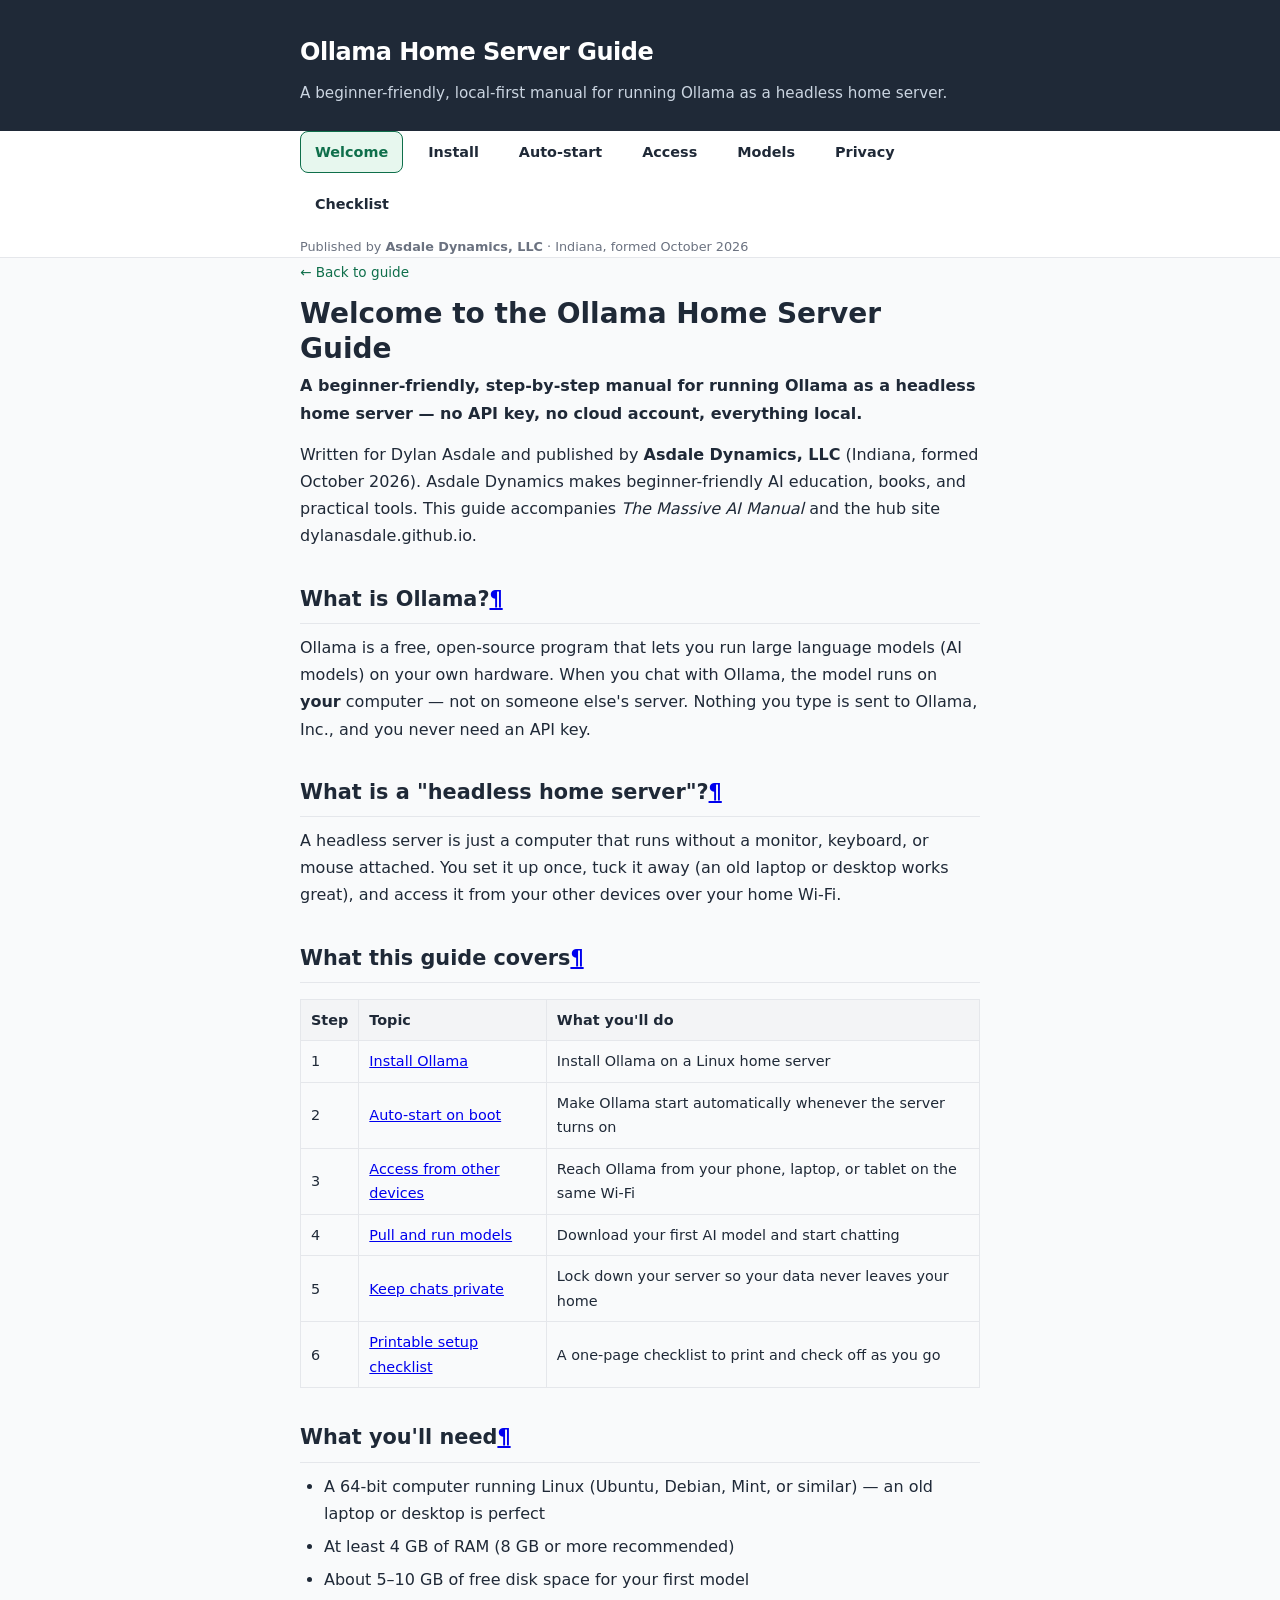
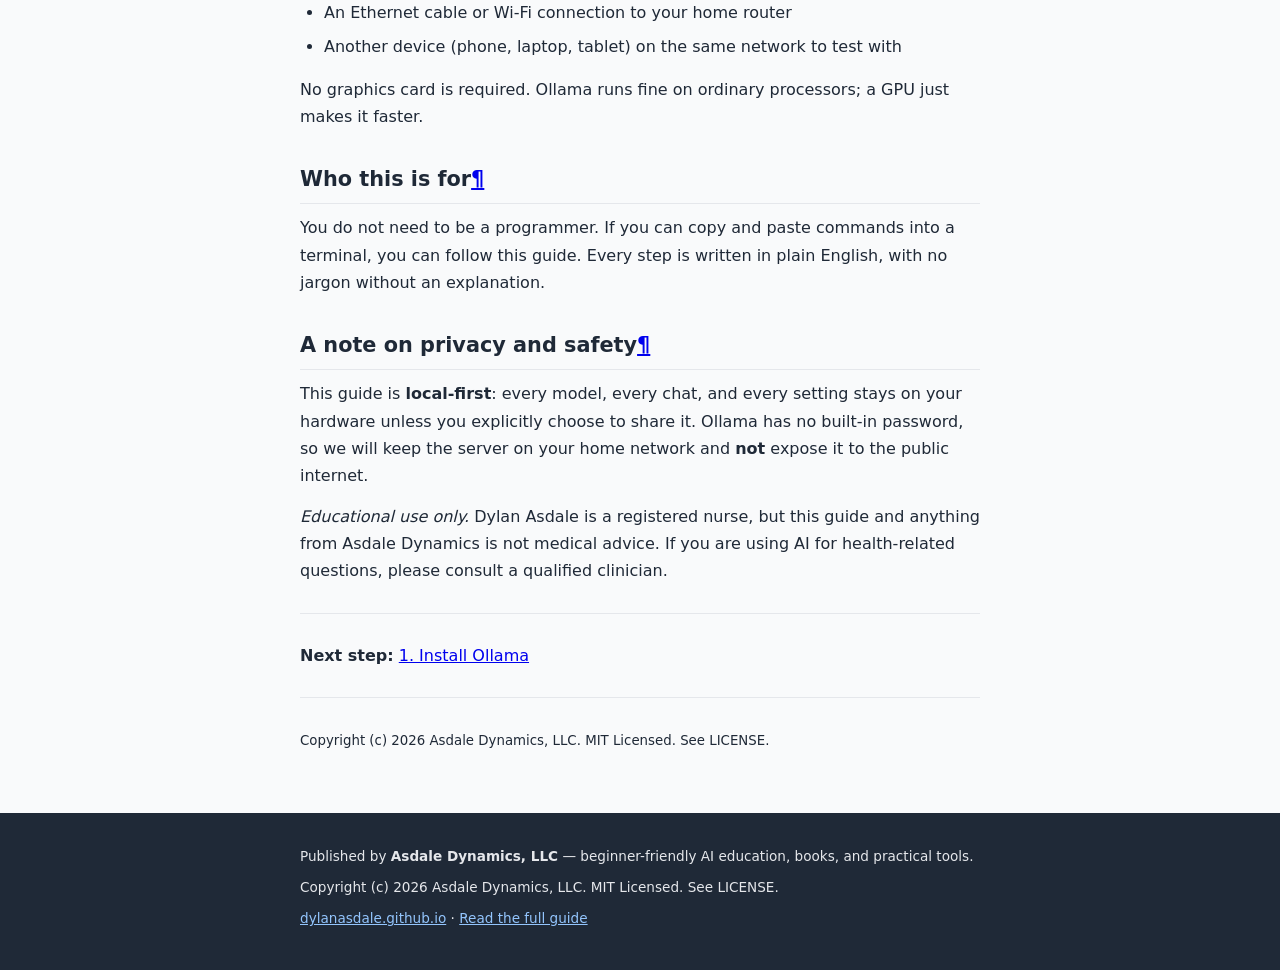
<file: site/index.html>
<!DOCTYPE html>
<html lang="en">
<head>
<meta charset="utf-8">
<meta name="viewport" content="width=device-width, initial-scale=1">
<title>Welcome — Ollama Home Server Guide | Ollama Home Server Guide</title>
<link rel="stylesheet" href="assets/style.css">
</head>
<body>
<header class="site-header">
  <div class="wrapper">
    <a class="brand" href="index.html">Ollama Home Server Guide</a>
    <p class="dek">A beginner-friendly, local-first manual for running Ollama as a headless home server.</p>
  </div>
</header>

<nav class="site-nav">
  <div class="wrapper">
    <ul>
            <li><a href="index.html" class="active">Welcome</a></li>
      <li><a href="install.html">Install</a></li>
      <li><a href="autostart.html">Auto-start</a></li>
      <li><a href="access.html">Access</a></li>
      <li><a href="models.html">Models</a></li>
      <li><a href="privacy.html">Privacy</a></li>
      <li><a href="checklist.html">Checklist</a></li>
    </ul>
    <p class="nav-credit">Published by <strong>Asdale Dynamics, LLC</strong> &middot; Indiana, formed October 2026</p>
  </div>
</nav>

<main class="wrapper">
  <article class="page">
    <a class="back" href="index.html">&larr; Back to guide</a>
    <h1>Welcome to the Ollama Home Server Guide</h1>
    <p><strong>A beginner-friendly, step-by-step manual for running Ollama as a headless home server — no API key, no cloud account, everything local.</strong></p>
<p>Written for Dylan Asdale and published by <strong>Asdale Dynamics, LLC</strong> (Indiana, formed October 2026). Asdale Dynamics makes beginner-friendly AI education, books, and practical tools. This guide accompanies <em>The Massive AI Manual</em> and the hub site dylanasdale.github.io.</p>
<h2 id="what-is-ollama">What is Ollama?<a class="headerlink" href="#what-is-ollama" title="Permanent link">&para;</a></h2>
<p>Ollama is a free, open-source program that lets you run large language models (AI models) on your own hardware. When you chat with Ollama, the model runs on <strong>your</strong> computer — not on someone else's server. Nothing you type is sent to Ollama, Inc., and you never need an API key.</p>
<h2 id="what-is-a-headless-home-server">What is a "headless home server"?<a class="headerlink" href="#what-is-a-headless-home-server" title="Permanent link">&para;</a></h2>
<p>A headless server is just a computer that runs without a monitor, keyboard, or mouse attached. You set it up once, tuck it away (an old laptop or desktop works great), and access it from your other devices over your home Wi-Fi.</p>
<h2 id="what-this-guide-covers">What this guide covers<a class="headerlink" href="#what-this-guide-covers" title="Permanent link">&para;</a></h2>
<table>
<thead>
<tr>
<th>Step</th>
<th>Topic</th>
<th>What you'll do</th>
</tr>
</thead>
<tbody>
<tr>
<td>1</td>
<td><a href="install.html">Install Ollama</a></td>
<td>Install Ollama on a Linux home server</td>
</tr>
<tr>
<td>2</td>
<td><a href="autostart.html">Auto-start on boot</a></td>
<td>Make Ollama start automatically whenever the server turns on</td>
</tr>
<tr>
<td>3</td>
<td><a href="access.html">Access from other devices</a></td>
<td>Reach Ollama from your phone, laptop, or tablet on the same Wi-Fi</td>
</tr>
<tr>
<td>4</td>
<td><a href="models.html">Pull and run models</a></td>
<td>Download your first AI model and start chatting</td>
</tr>
<tr>
<td>5</td>
<td><a href="privacy.html">Keep chats private</a></td>
<td>Lock down your server so your data never leaves your home</td>
</tr>
<tr>
<td>6</td>
<td><a href="checklist.html">Printable setup checklist</a></td>
<td>A one-page checklist to print and check off as you go</td>
</tr>
</tbody>
</table>
<h2 id="what-youll-need">What you'll need<a class="headerlink" href="#what-youll-need" title="Permanent link">&para;</a></h2>
<ul>
<li>A 64-bit computer running Linux (Ubuntu, Debian, Mint, or similar) — an old laptop or desktop is perfect</li>
<li>At least 4 GB of RAM (8 GB or more recommended)</li>
<li>About 5–10 GB of free disk space for your first model</li>
<li>An Ethernet cable or Wi-Fi connection to your home router</li>
<li>Another device (phone, laptop, tablet) on the same network to test with</li>
</ul>
<p>No graphics card is required. Ollama runs fine on ordinary processors; a GPU just makes it faster.</p>
<h2 id="who-this-is-for">Who this is for<a class="headerlink" href="#who-this-is-for" title="Permanent link">&para;</a></h2>
<p>You do not need to be a programmer. If you can copy and paste commands into a terminal, you can follow this guide. Every step is written in plain English, with no jargon without an explanation.</p>
<h2 id="a-note-on-privacy-and-safety">A note on privacy and safety<a class="headerlink" href="#a-note-on-privacy-and-safety" title="Permanent link">&para;</a></h2>
<p>This guide is <strong>local-first</strong>: every model, every chat, and every setting stays on your hardware unless you explicitly choose to share it. Ollama has no built-in password, so we will keep the server on your home network and <strong>not</strong> expose it to the public internet.</p>
<p><em>Educational use only.</em> Dylan Asdale is a registered nurse, but this guide and anything from Asdale Dynamics is not medical advice. If you are using AI for health-related questions, please consult a qualified clinician.</p>
<hr />
<p><strong>Next step:</strong> <a href="install.html">1. Install Ollama</a></p>
<hr>
<p><small>Copyright (c) 2026 Asdale Dynamics, LLC. MIT Licensed. See LICENSE.</small></p>
  </article>
</main>

<footer class="site-footer">
  <div class="wrapper">
    <p>Published by <strong>Asdale Dynamics, LLC</strong> &mdash; beginner-friendly AI education, books, and practical tools.</p>
    <p>Copyright (c) 2026 Asdale Dynamics, LLC. MIT Licensed. See LICENSE.</p>
    <p><a href="https://dylanasdale.github.io">dylanasdale.github.io</a> &middot; <a href="index.html">Read the full guide</a></p>
  </div>
</footer>
</body>
</html>
</file>
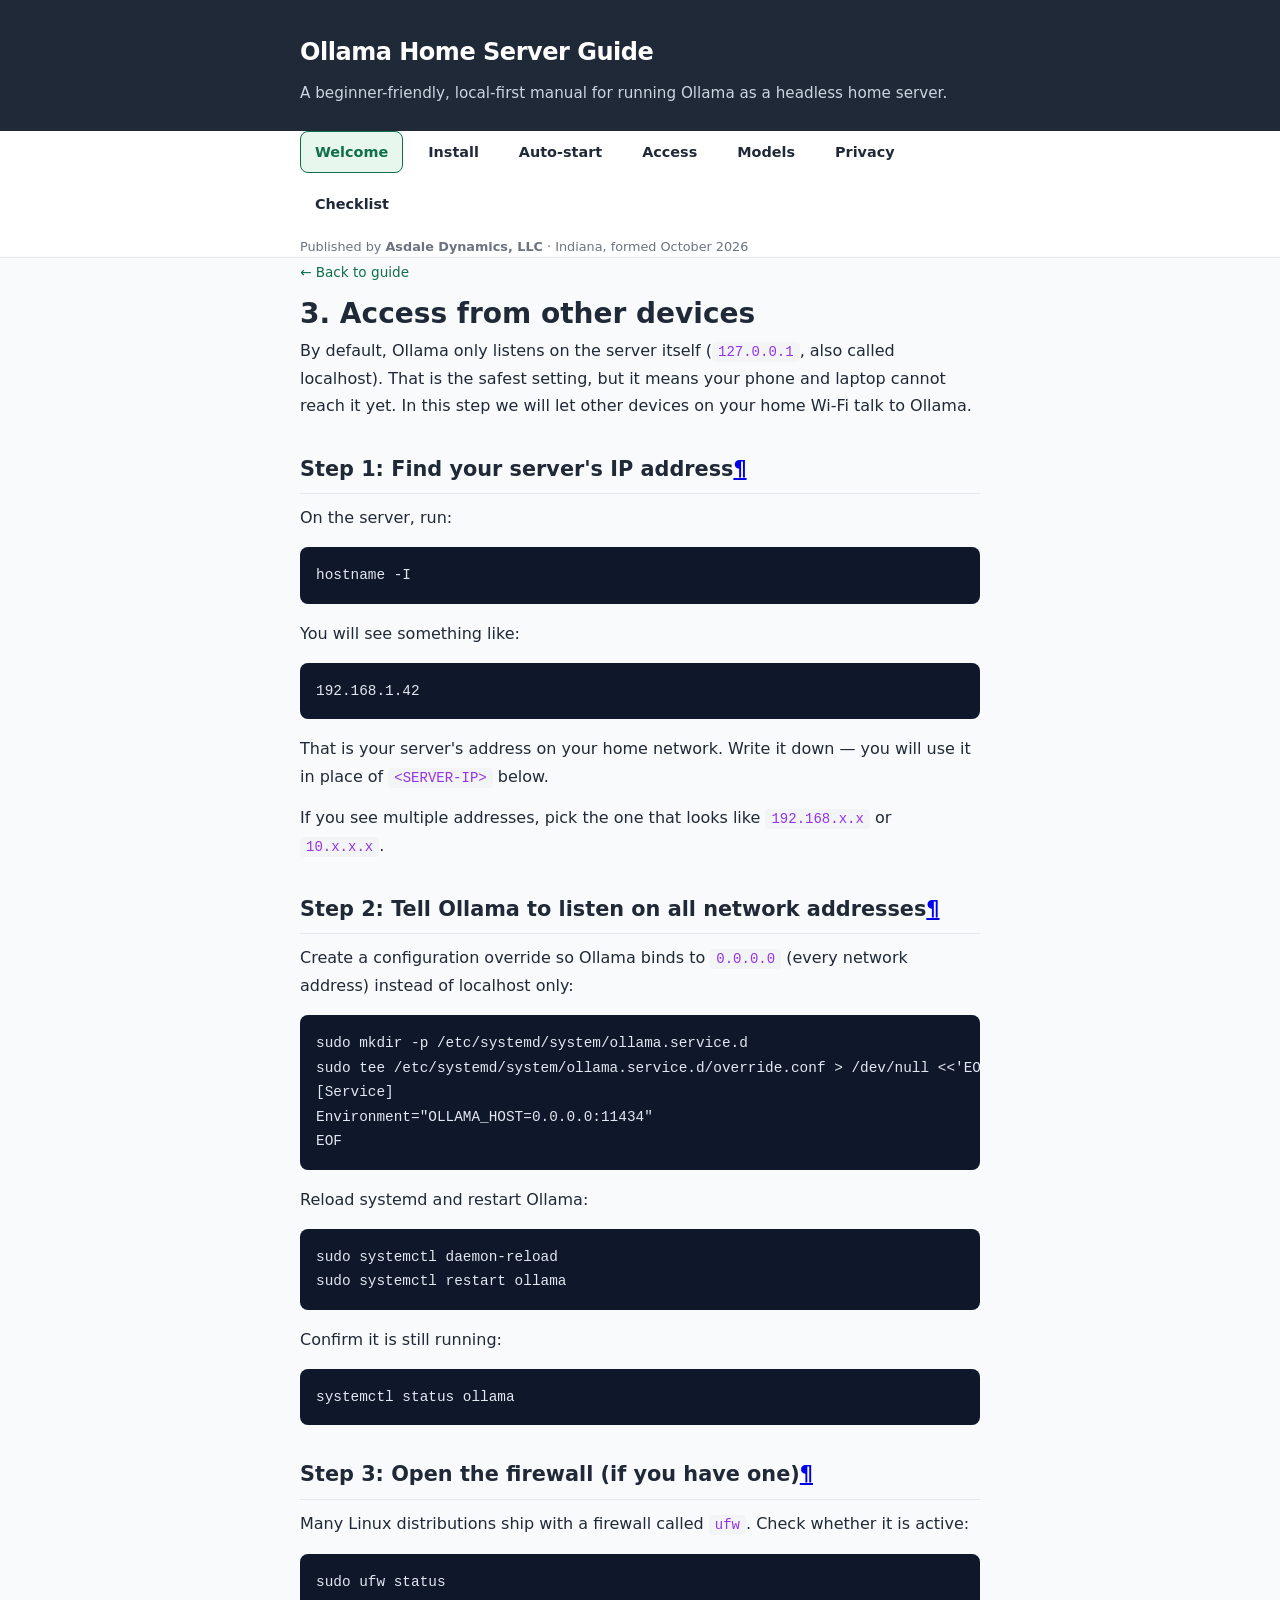
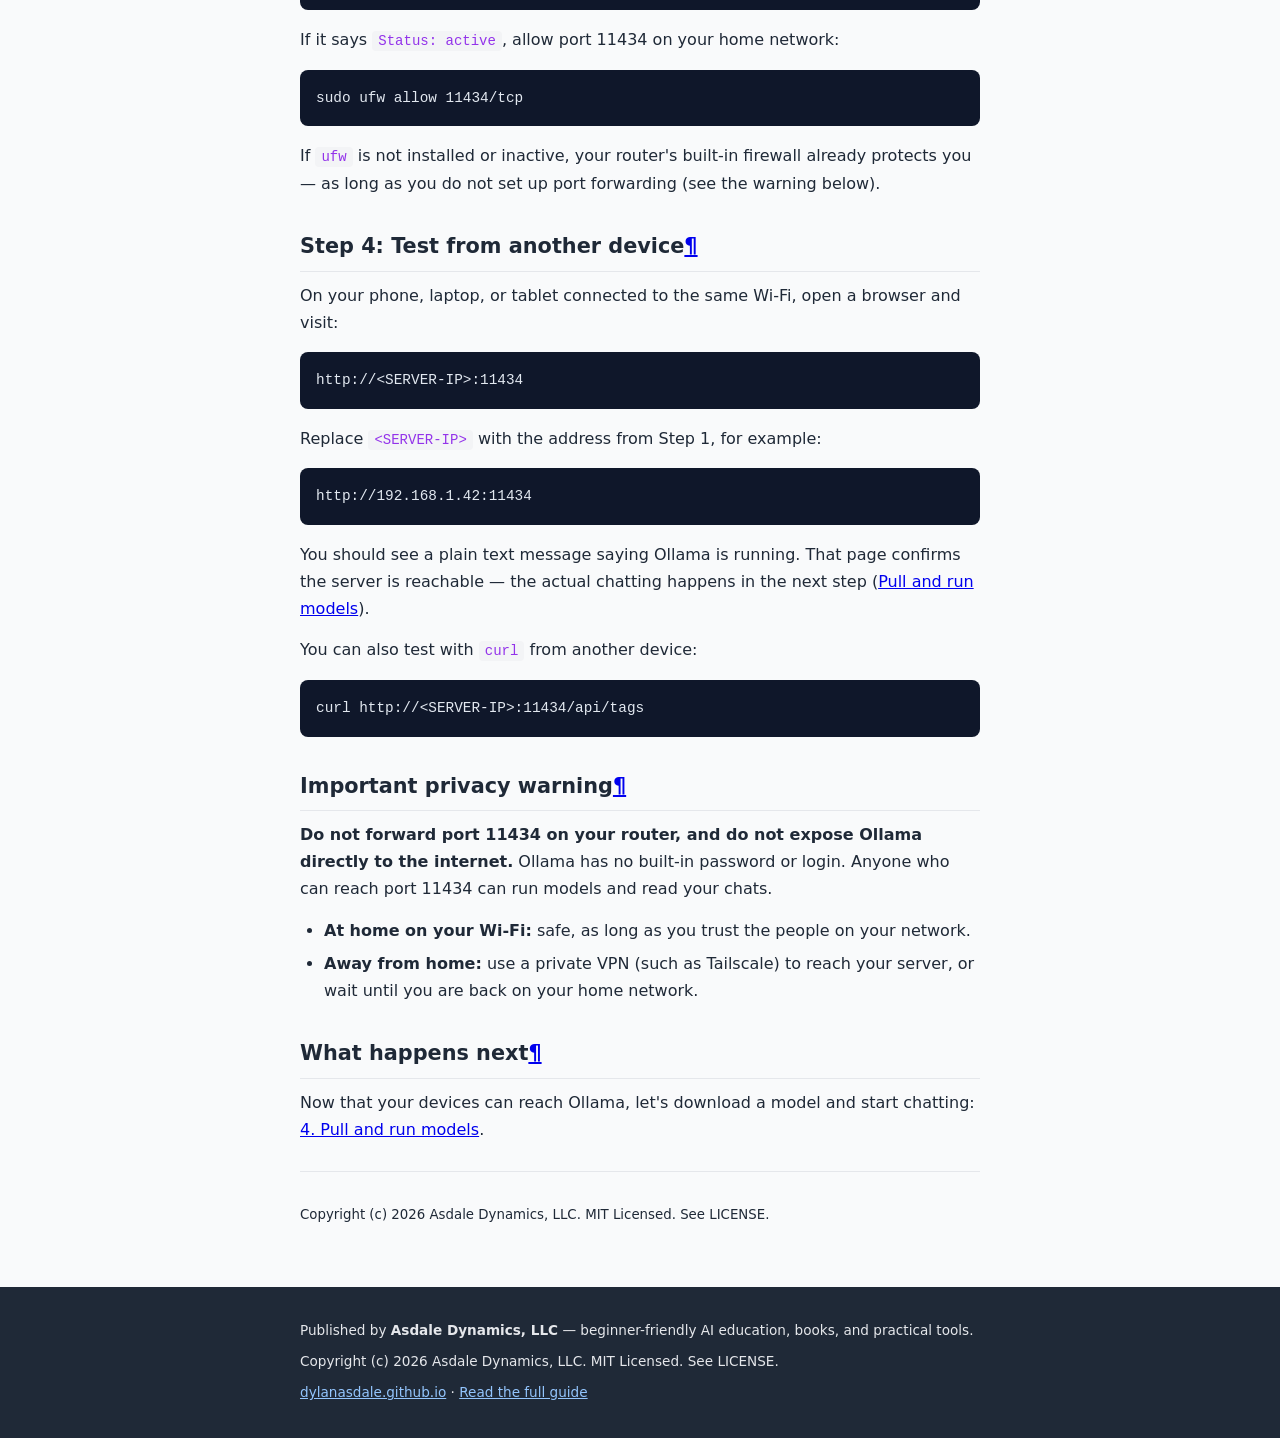
<file: site/access.html>
<!DOCTYPE html>
<html lang="en">
<head>
<meta charset="utf-8">
<meta name="viewport" content="width=device-width, initial-scale=1">
<title>3. Access from Other Devices | Ollama Home Server Guide</title>
<link rel="stylesheet" href="assets/style.css">
</head>
<body>
<header class="site-header">
  <div class="wrapper">
    <a class="brand" href="index.html">Ollama Home Server Guide</a>
    <p class="dek">A beginner-friendly, local-first manual for running Ollama as a headless home server.</p>
  </div>
</header>

<nav class="site-nav">
  <div class="wrapper">
    <ul>
            <li><a href="index.html" class="active">Welcome</a></li>
      <li><a href="install.html">Install</a></li>
      <li><a href="autostart.html">Auto-start</a></li>
      <li><a href="access.html">Access</a></li>
      <li><a href="models.html">Models</a></li>
      <li><a href="privacy.html">Privacy</a></li>
      <li><a href="checklist.html">Checklist</a></li>
    </ul>
    <p class="nav-credit">Published by <strong>Asdale Dynamics, LLC</strong> &middot; Indiana, formed October 2026</p>
  </div>
</nav>

<main class="wrapper">
  <article class="page">
    <a class="back" href="index.html">&larr; Back to guide</a>
    <h1>3. Access from other devices</h1>
    <p>By default, Ollama only listens on the server itself (<code>127.0.0.1</code>, also called localhost). That is the safest setting, but it means your phone and laptop cannot reach it yet. In this step we will let other devices on your home Wi-Fi talk to Ollama.</p>
<h2 id="step-1-find-your-servers-ip-address">Step 1: Find your server's IP address<a class="headerlink" href="#step-1-find-your-servers-ip-address" title="Permanent link">&para;</a></h2>
<p>On the server, run:</p>
<pre><code>hostname -I
</code></pre>
<p>You will see something like:</p>
<pre><code>192.168.1.42
</code></pre>
<p>That is your server's address on your home network. Write it down — you will use it in place of <code>&lt;SERVER-IP&gt;</code> below.</p>
<p>If you see multiple addresses, pick the one that looks like <code>192.168.x.x</code> or <code>10.x.x.x</code>.</p>
<h2 id="step-2-tell-ollama-to-listen-on-all-network-addresses">Step 2: Tell Ollama to listen on all network addresses<a class="headerlink" href="#step-2-tell-ollama-to-listen-on-all-network-addresses" title="Permanent link">&para;</a></h2>
<p>Create a configuration override so Ollama binds to <code>0.0.0.0</code> (every network address) instead of localhost only:</p>
<pre><code>sudo mkdir -p /etc/systemd/system/ollama.service.d
sudo tee /etc/systemd/system/ollama.service.d/override.conf &gt; /dev/null &lt;&lt;'EOF'
[Service]
Environment=&quot;OLLAMA_HOST=0.0.0.0:11434&quot;
EOF
</code></pre>
<p>Reload systemd and restart Ollama:</p>
<pre><code>sudo systemctl daemon-reload
sudo systemctl restart ollama
</code></pre>
<p>Confirm it is still running:</p>
<pre><code>systemctl status ollama
</code></pre>
<h2 id="step-3-open-the-firewall-if-you-have-one">Step 3: Open the firewall (if you have one)<a class="headerlink" href="#step-3-open-the-firewall-if-you-have-one" title="Permanent link">&para;</a></h2>
<p>Many Linux distributions ship with a firewall called <code>ufw</code>. Check whether it is active:</p>
<pre><code>sudo ufw status
</code></pre>
<p>If it says <code>Status: active</code>, allow port 11434 on your home network:</p>
<pre><code>sudo ufw allow 11434/tcp
</code></pre>
<p>If <code>ufw</code> is not installed or inactive, your router's built-in firewall already protects you — as long as you do not set up port forwarding (see the warning below).</p>
<h2 id="step-4-test-from-another-device">Step 4: Test from another device<a class="headerlink" href="#step-4-test-from-another-device" title="Permanent link">&para;</a></h2>
<p>On your phone, laptop, or tablet connected to the same Wi-Fi, open a browser and visit:</p>
<pre><code>http://&lt;SERVER-IP&gt;:11434
</code></pre>
<p>Replace <code>&lt;SERVER-IP&gt;</code> with the address from Step 1, for example:</p>
<pre><code>http://192.168.1.42:11434
</code></pre>
<p>You should see a plain text message saying Ollama is running. That page confirms the server is reachable — the actual chatting happens in the next step (<a href="models.html">Pull and run models</a>).</p>
<p>You can also test with <code>curl</code> from another device:</p>
<pre><code>curl http://&lt;SERVER-IP&gt;:11434/api/tags
</code></pre>
<h2 id="important-privacy-warning">Important privacy warning<a class="headerlink" href="#important-privacy-warning" title="Permanent link">&para;</a></h2>
<p><strong>Do not forward port 11434 on your router, and do not expose Ollama directly to the internet.</strong> Ollama has no built-in password or login. Anyone who can reach port 11434 can run models and read your chats.</p>
<ul>
<li><strong>At home on your Wi-Fi:</strong> safe, as long as you trust the people on your network.</li>
<li><strong>Away from home:</strong> use a private VPN (such as Tailscale) to reach your server, or wait until you are back on your home network.</li>
</ul>
<h2 id="what-happens-next">What happens next<a class="headerlink" href="#what-happens-next" title="Permanent link">&para;</a></h2>
<p>Now that your devices can reach Ollama, let's download a model and start chatting: <a href="models.html">4. Pull and run models</a>.</p>
<hr>
<p><small>Copyright (c) 2026 Asdale Dynamics, LLC. MIT Licensed. See LICENSE.</small></p>
  </article>
</main>

<footer class="site-footer">
  <div class="wrapper">
    <p>Published by <strong>Asdale Dynamics, LLC</strong> &mdash; beginner-friendly AI education, books, and practical tools.</p>
    <p>Copyright (c) 2026 Asdale Dynamics, LLC. MIT Licensed. See LICENSE.</p>
    <p><a href="https://dylanasdale.github.io">dylanasdale.github.io</a> &middot; <a href="index.html">Read the full guide</a></p>
  </div>
</footer>
</body>
</html>
</file>
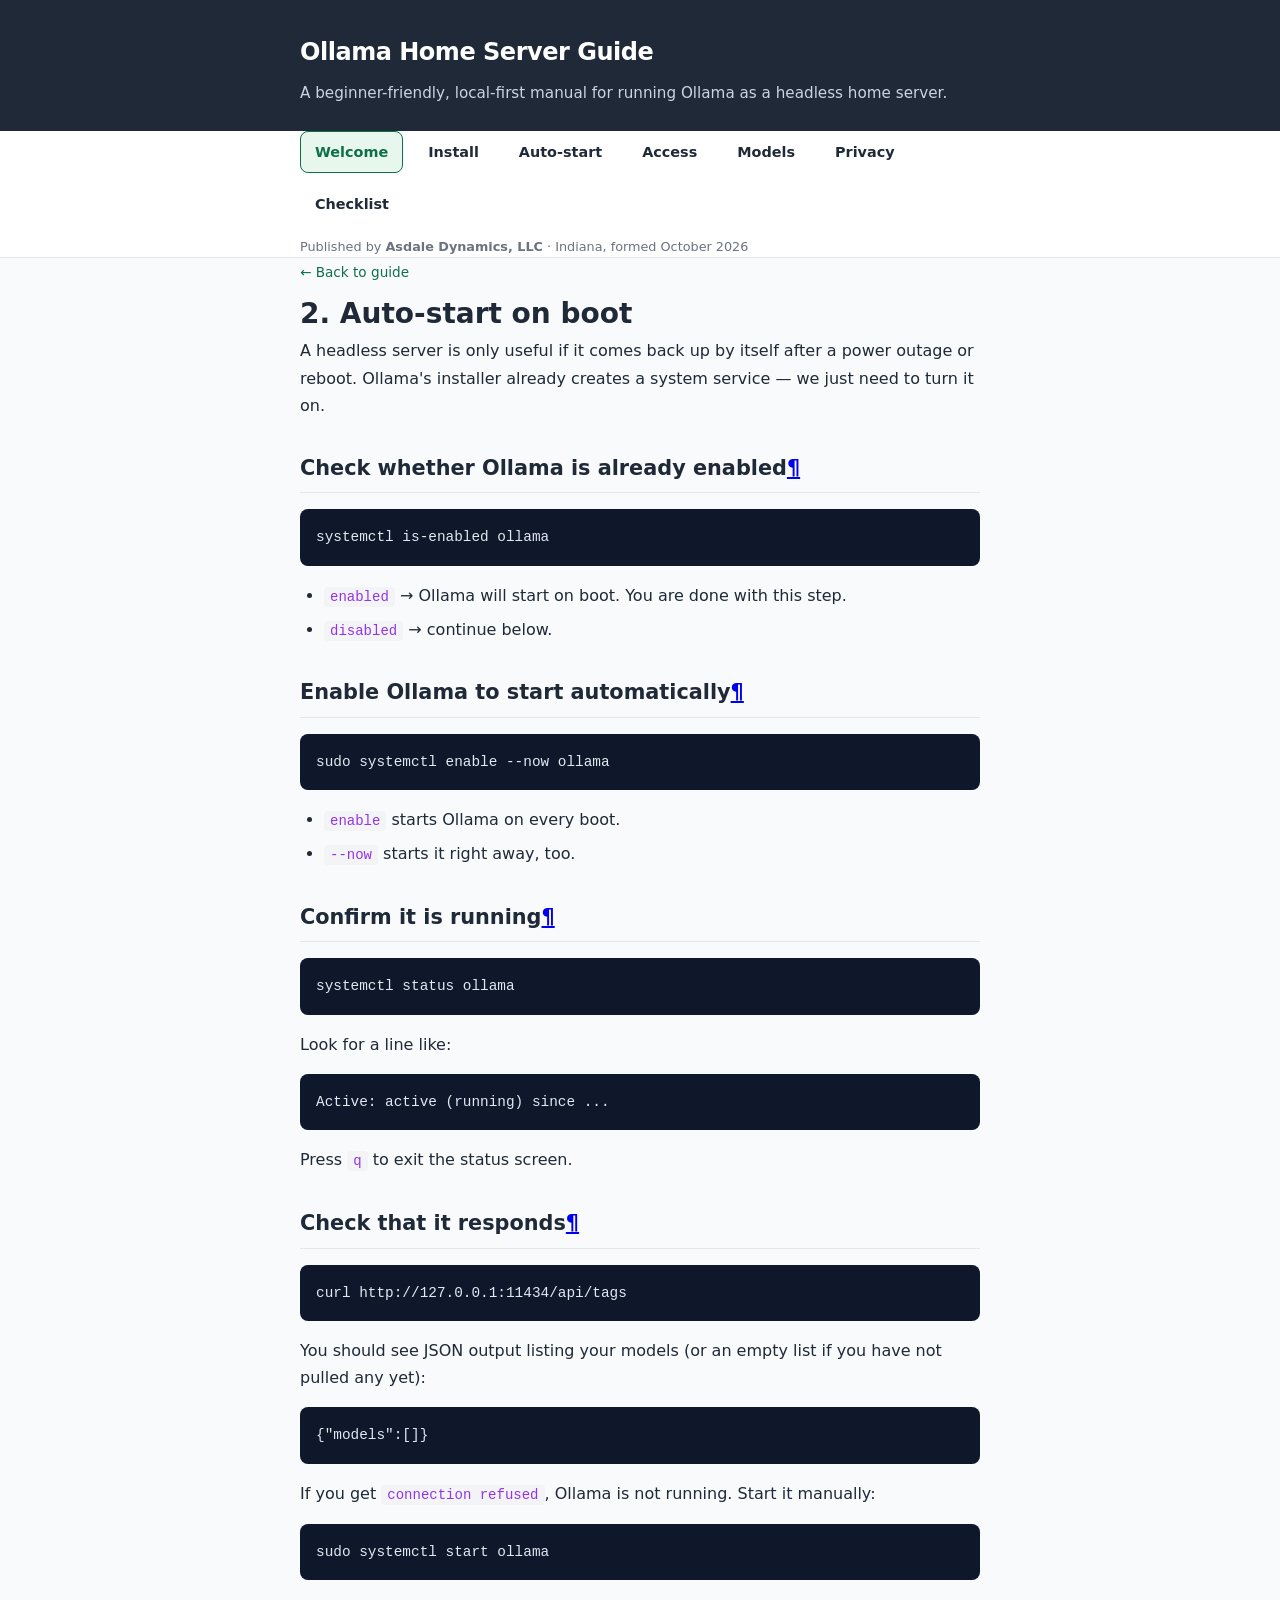
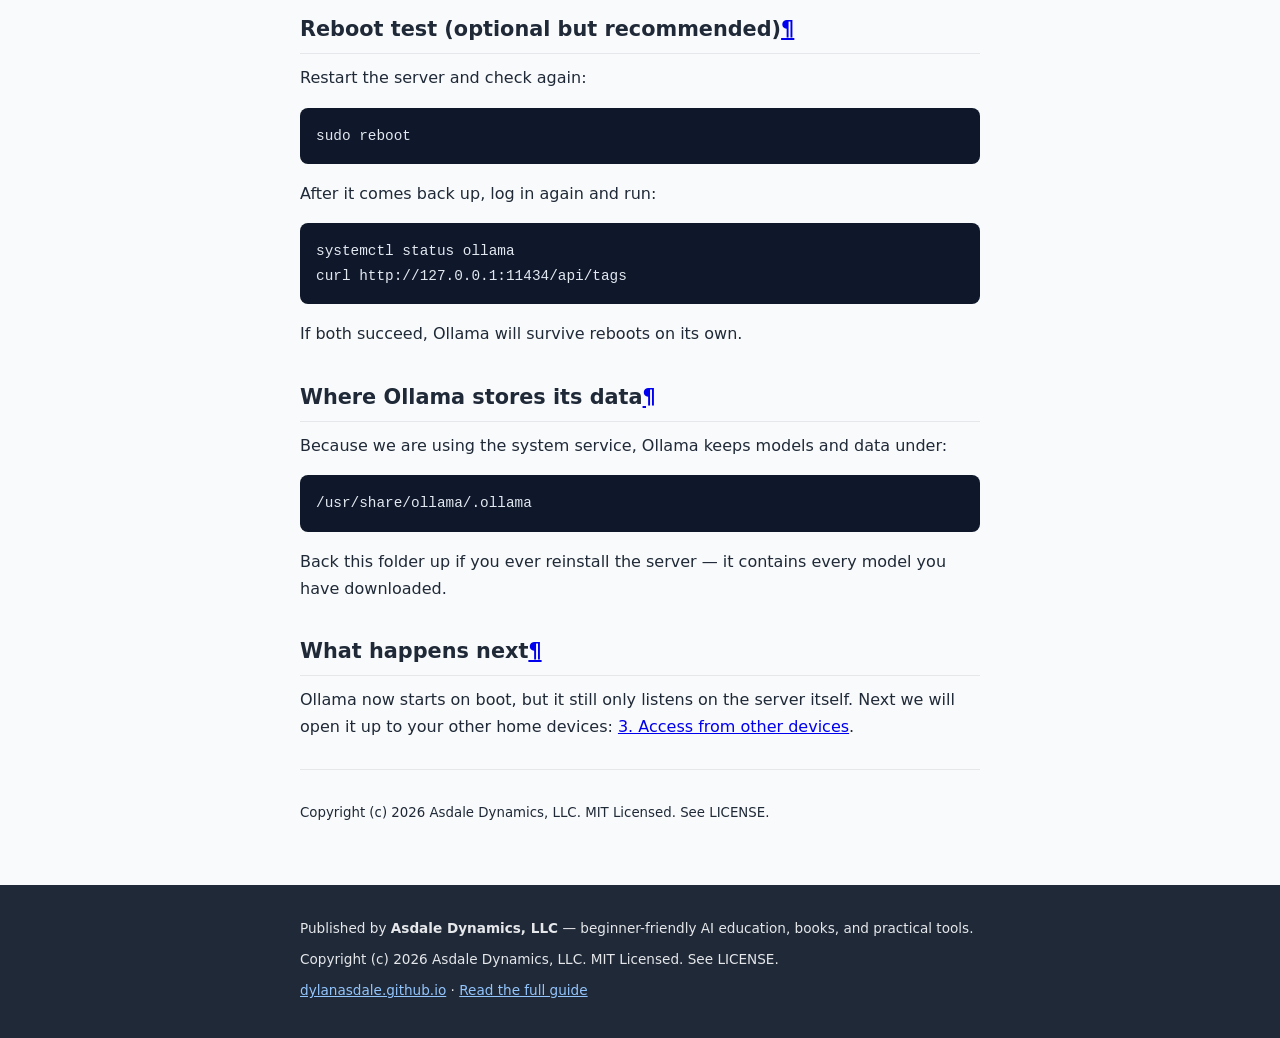
<file: site/autostart.html>
<!DOCTYPE html>
<html lang="en">
<head>
<meta charset="utf-8">
<meta name="viewport" content="width=device-width, initial-scale=1">
<title>2. Auto-start on Boot | Ollama Home Server Guide</title>
<link rel="stylesheet" href="assets/style.css">
</head>
<body>
<header class="site-header">
  <div class="wrapper">
    <a class="brand" href="index.html">Ollama Home Server Guide</a>
    <p class="dek">A beginner-friendly, local-first manual for running Ollama as a headless home server.</p>
  </div>
</header>

<nav class="site-nav">
  <div class="wrapper">
    <ul>
            <li><a href="index.html" class="active">Welcome</a></li>
      <li><a href="install.html">Install</a></li>
      <li><a href="autostart.html">Auto-start</a></li>
      <li><a href="access.html">Access</a></li>
      <li><a href="models.html">Models</a></li>
      <li><a href="privacy.html">Privacy</a></li>
      <li><a href="checklist.html">Checklist</a></li>
    </ul>
    <p class="nav-credit">Published by <strong>Asdale Dynamics, LLC</strong> &middot; Indiana, formed October 2026</p>
  </div>
</nav>

<main class="wrapper">
  <article class="page">
    <a class="back" href="index.html">&larr; Back to guide</a>
    <h1>2. Auto-start on boot</h1>
    <p>A headless server is only useful if it comes back up by itself after a power outage or reboot. Ollama's installer already creates a system service — we just need to turn it on.</p>
<h2 id="check-whether-ollama-is-already-enabled">Check whether Ollama is already enabled<a class="headerlink" href="#check-whether-ollama-is-already-enabled" title="Permanent link">&para;</a></h2>
<pre><code>systemctl is-enabled ollama
</code></pre>
<ul>
<li><code>enabled</code> → Ollama will start on boot. You are done with this step.</li>
<li><code>disabled</code> → continue below.</li>
</ul>
<h2 id="enable-ollama-to-start-automatically">Enable Ollama to start automatically<a class="headerlink" href="#enable-ollama-to-start-automatically" title="Permanent link">&para;</a></h2>
<pre><code>sudo systemctl enable --now ollama
</code></pre>
<ul>
<li><code>enable</code> starts Ollama on every boot.</li>
<li><code>--now</code> starts it right away, too.</li>
</ul>
<h2 id="confirm-it-is-running">Confirm it is running<a class="headerlink" href="#confirm-it-is-running" title="Permanent link">&para;</a></h2>
<pre><code>systemctl status ollama
</code></pre>
<p>Look for a line like:</p>
<pre><code>Active: active (running) since ...
</code></pre>
<p>Press <code>q</code> to exit the status screen.</p>
<h2 id="check-that-it-responds">Check that it responds<a class="headerlink" href="#check-that-it-responds" title="Permanent link">&para;</a></h2>
<pre><code>curl http://127.0.0.1:11434/api/tags
</code></pre>
<p>You should see JSON output listing your models (or an empty list if you have not pulled any yet):</p>
<pre><code>{&quot;models&quot;:[]}
</code></pre>
<p>If you get <code>connection refused</code>, Ollama is not running. Start it manually:</p>
<pre><code>sudo systemctl start ollama
</code></pre>
<h2 id="reboot-test-optional-but-recommended">Reboot test (optional but recommended)<a class="headerlink" href="#reboot-test-optional-but-recommended" title="Permanent link">&para;</a></h2>
<p>Restart the server and check again:</p>
<pre><code>sudo reboot
</code></pre>
<p>After it comes back up, log in again and run:</p>
<pre><code>systemctl status ollama
curl http://127.0.0.1:11434/api/tags
</code></pre>
<p>If both succeed, Ollama will survive reboots on its own.</p>
<h2 id="where-ollama-stores-its-data">Where Ollama stores its data<a class="headerlink" href="#where-ollama-stores-its-data" title="Permanent link">&para;</a></h2>
<p>Because we are using the system service, Ollama keeps models and data under:</p>
<pre><code>/usr/share/ollama/.ollama
</code></pre>
<p>Back this folder up if you ever reinstall the server — it contains every model you have downloaded.</p>
<h2 id="what-happens-next">What happens next<a class="headerlink" href="#what-happens-next" title="Permanent link">&para;</a></h2>
<p>Ollama now starts on boot, but it still only listens on the server itself. Next we will open it up to your other home devices: <a href="access.html">3. Access from other devices</a>.</p>
<hr>
<p><small>Copyright (c) 2026 Asdale Dynamics, LLC. MIT Licensed. See LICENSE.</small></p>
  </article>
</main>

<footer class="site-footer">
  <div class="wrapper">
    <p>Published by <strong>Asdale Dynamics, LLC</strong> &mdash; beginner-friendly AI education, books, and practical tools.</p>
    <p>Copyright (c) 2026 Asdale Dynamics, LLC. MIT Licensed. See LICENSE.</p>
    <p><a href="https://dylanasdale.github.io">dylanasdale.github.io</a> &middot; <a href="index.html">Read the full guide</a></p>
  </div>
</footer>
</body>
</html>
</file>
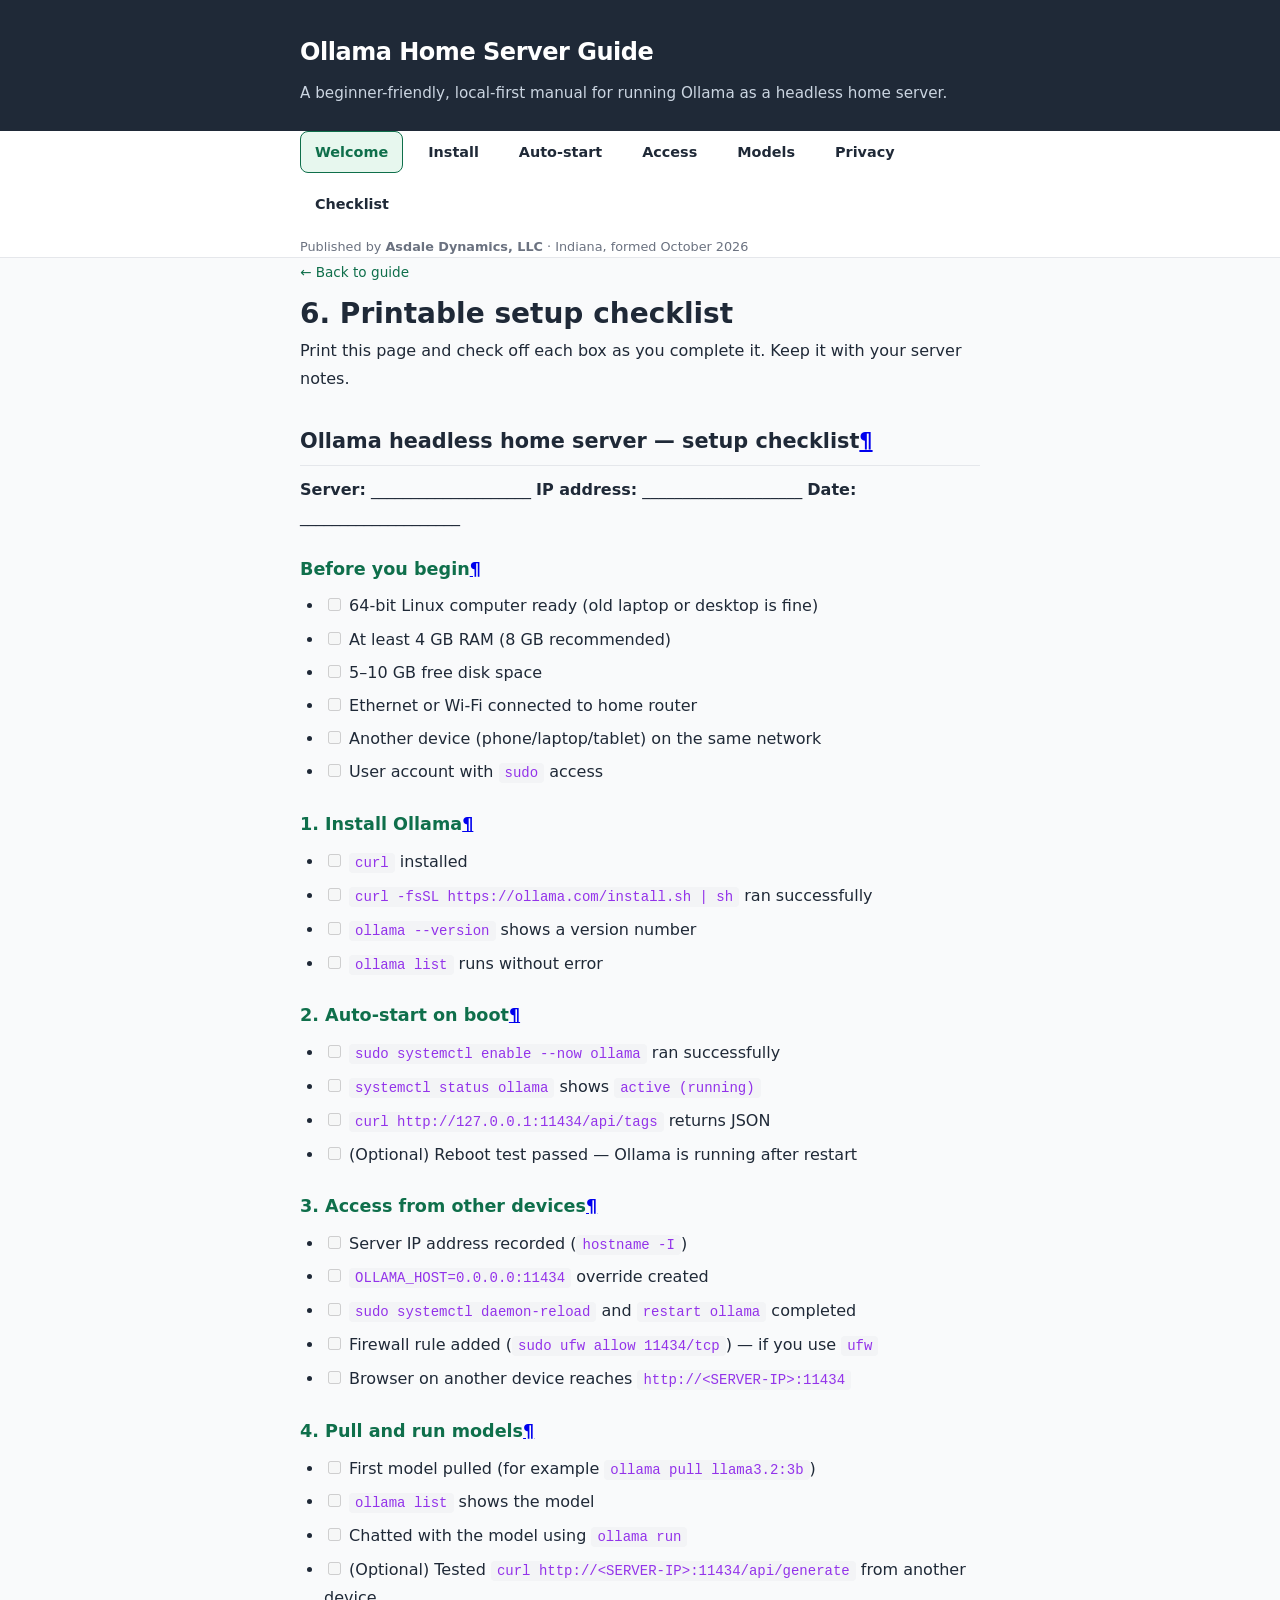
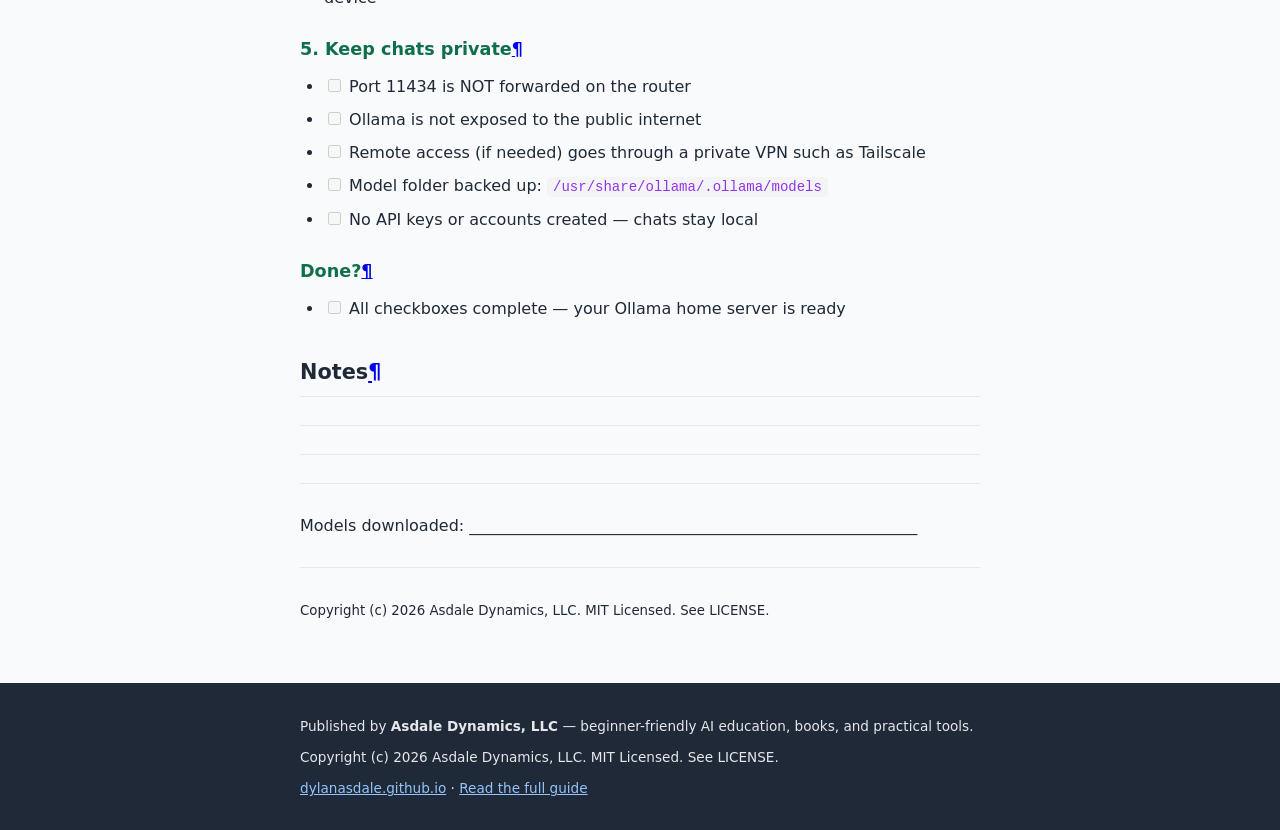
<file: site/checklist.html>
<!DOCTYPE html>
<html lang="en">
<head>
<meta charset="utf-8">
<meta name="viewport" content="width=device-width, initial-scale=1">
<title>6. Printable Setup Checklist | Ollama Home Server Guide</title>
<link rel="stylesheet" href="assets/style.css">
</head>
<body>
<header class="site-header">
  <div class="wrapper">
    <a class="brand" href="index.html">Ollama Home Server Guide</a>
    <p class="dek">A beginner-friendly, local-first manual for running Ollama as a headless home server.</p>
  </div>
</header>

<nav class="site-nav">
  <div class="wrapper">
    <ul>
            <li><a href="index.html" class="active">Welcome</a></li>
      <li><a href="install.html">Install</a></li>
      <li><a href="autostart.html">Auto-start</a></li>
      <li><a href="access.html">Access</a></li>
      <li><a href="models.html">Models</a></li>
      <li><a href="privacy.html">Privacy</a></li>
      <li><a href="checklist.html">Checklist</a></li>
    </ul>
    <p class="nav-credit">Published by <strong>Asdale Dynamics, LLC</strong> &middot; Indiana, formed October 2026</p>
  </div>
</nav>

<main class="wrapper">
  <article class="page">
    <a class="back" href="index.html">&larr; Back to guide</a>
    <h1>6. Printable setup checklist</h1>
    <p>Print this page and check off each box as you complete it. Keep it with your server notes.</p>
<h2 id="ollama-headless-home-server-setup-checklist">Ollama headless home server — setup checklist<a class="headerlink" href="#ollama-headless-home-server-setup-checklist" title="Permanent link">&para;</a></h2>
<p><strong>Server:</strong> ____________________   <strong>IP address:</strong> ____________________   <strong>Date:</strong> ____________________</p>
<h3 id="before-you-begin">Before you begin<a class="headerlink" href="#before-you-begin" title="Permanent link">&para;</a></h3>
<ul>
<li><input type="checkbox" class="task-list-item-checkbox" disabled> 64-bit Linux computer ready (old laptop or desktop is fine)</li>
<li><input type="checkbox" class="task-list-item-checkbox" disabled> At least 4 GB RAM (8 GB recommended)</li>
<li><input type="checkbox" class="task-list-item-checkbox" disabled> 5–10 GB free disk space</li>
<li><input type="checkbox" class="task-list-item-checkbox" disabled> Ethernet or Wi-Fi connected to home router</li>
<li><input type="checkbox" class="task-list-item-checkbox" disabled> Another device (phone/laptop/tablet) on the same network</li>
<li><input type="checkbox" class="task-list-item-checkbox" disabled> User account with <code>sudo</code> access</li>
</ul>
<h3 id="1-install-ollama">1. Install Ollama<a class="headerlink" href="#1-install-ollama" title="Permanent link">&para;</a></h3>
<ul>
<li><input type="checkbox" class="task-list-item-checkbox" disabled> <code>curl</code> installed</li>
<li><input type="checkbox" class="task-list-item-checkbox" disabled> <code>curl -fsSL https://ollama.com/install.sh | sh</code> ran successfully</li>
<li><input type="checkbox" class="task-list-item-checkbox" disabled> <code>ollama --version</code> shows a version number</li>
<li><input type="checkbox" class="task-list-item-checkbox" disabled> <code>ollama list</code> runs without error</li>
</ul>
<h3 id="2-auto-start-on-boot">2. Auto-start on boot<a class="headerlink" href="#2-auto-start-on-boot" title="Permanent link">&para;</a></h3>
<ul>
<li><input type="checkbox" class="task-list-item-checkbox" disabled> <code>sudo systemctl enable --now ollama</code> ran successfully</li>
<li><input type="checkbox" class="task-list-item-checkbox" disabled> <code>systemctl status ollama</code> shows <code>active (running)</code></li>
<li><input type="checkbox" class="task-list-item-checkbox" disabled> <code>curl http://127.0.0.1:11434/api/tags</code> returns JSON</li>
<li><input type="checkbox" class="task-list-item-checkbox" disabled> (Optional) Reboot test passed — Ollama is running after restart</li>
</ul>
<h3 id="3-access-from-other-devices">3. Access from other devices<a class="headerlink" href="#3-access-from-other-devices" title="Permanent link">&para;</a></h3>
<ul>
<li><input type="checkbox" class="task-list-item-checkbox" disabled> Server IP address recorded (<code>hostname -I</code>)</li>
<li><input type="checkbox" class="task-list-item-checkbox" disabled> <code>OLLAMA_HOST=0.0.0.0:11434</code> override created</li>
<li><input type="checkbox" class="task-list-item-checkbox" disabled> <code>sudo systemctl daemon-reload</code> and <code>restart ollama</code> completed</li>
<li><input type="checkbox" class="task-list-item-checkbox" disabled> Firewall rule added (<code>sudo ufw allow 11434/tcp</code>) — if you use <code>ufw</code></li>
<li><input type="checkbox" class="task-list-item-checkbox" disabled> Browser on another device reaches <code>http://&lt;SERVER-IP&gt;:11434</code></li>
</ul>
<h3 id="4-pull-and-run-models">4. Pull and run models<a class="headerlink" href="#4-pull-and-run-models" title="Permanent link">&para;</a></h3>
<ul>
<li><input type="checkbox" class="task-list-item-checkbox" disabled> First model pulled (for example <code>ollama pull llama3.2:3b</code>)</li>
<li><input type="checkbox" class="task-list-item-checkbox" disabled> <code>ollama list</code> shows the model</li>
<li><input type="checkbox" class="task-list-item-checkbox" disabled> Chatted with the model using <code>ollama run</code></li>
<li><input type="checkbox" class="task-list-item-checkbox" disabled> (Optional) Tested <code>curl http://&lt;SERVER-IP&gt;:11434/api/generate</code> from another device</li>
</ul>
<h3 id="5-keep-chats-private">5. Keep chats private<a class="headerlink" href="#5-keep-chats-private" title="Permanent link">&para;</a></h3>
<ul>
<li><input type="checkbox" class="task-list-item-checkbox" disabled> Port 11434 is NOT forwarded on the router</li>
<li><input type="checkbox" class="task-list-item-checkbox" disabled> Ollama is not exposed to the public internet</li>
<li><input type="checkbox" class="task-list-item-checkbox" disabled> Remote access (if needed) goes through a private VPN such as Tailscale</li>
<li><input type="checkbox" class="task-list-item-checkbox" disabled> Model folder backed up: <code>/usr/share/ollama/.ollama/models</code></li>
<li><input type="checkbox" class="task-list-item-checkbox" disabled> No API keys or accounts created — chats stay local</li>
</ul>
<h3 id="done">Done?<a class="headerlink" href="#done" title="Permanent link">&para;</a></h3>
<ul>
<li><input type="checkbox" class="task-list-item-checkbox" disabled> All checkboxes complete — your Ollama home server is ready</li>
</ul>
<h2 id="notes">Notes<a class="headerlink" href="#notes" title="Permanent link">&para;</a></h2>
<hr />
<hr />
<hr />
<p>Models downloaded: ________________________________________________________</p>
<hr>
<p><small>Copyright (c) 2026 Asdale Dynamics, LLC. MIT Licensed. See LICENSE.</small></p>
  </article>
</main>

<footer class="site-footer">
  <div class="wrapper">
    <p>Published by <strong>Asdale Dynamics, LLC</strong> &mdash; beginner-friendly AI education, books, and practical tools.</p>
    <p>Copyright (c) 2026 Asdale Dynamics, LLC. MIT Licensed. See LICENSE.</p>
    <p><a href="https://dylanasdale.github.io">dylanasdale.github.io</a> &middot; <a href="index.html">Read the full guide</a></p>
  </div>
</footer>
</body>
</html>
</file>
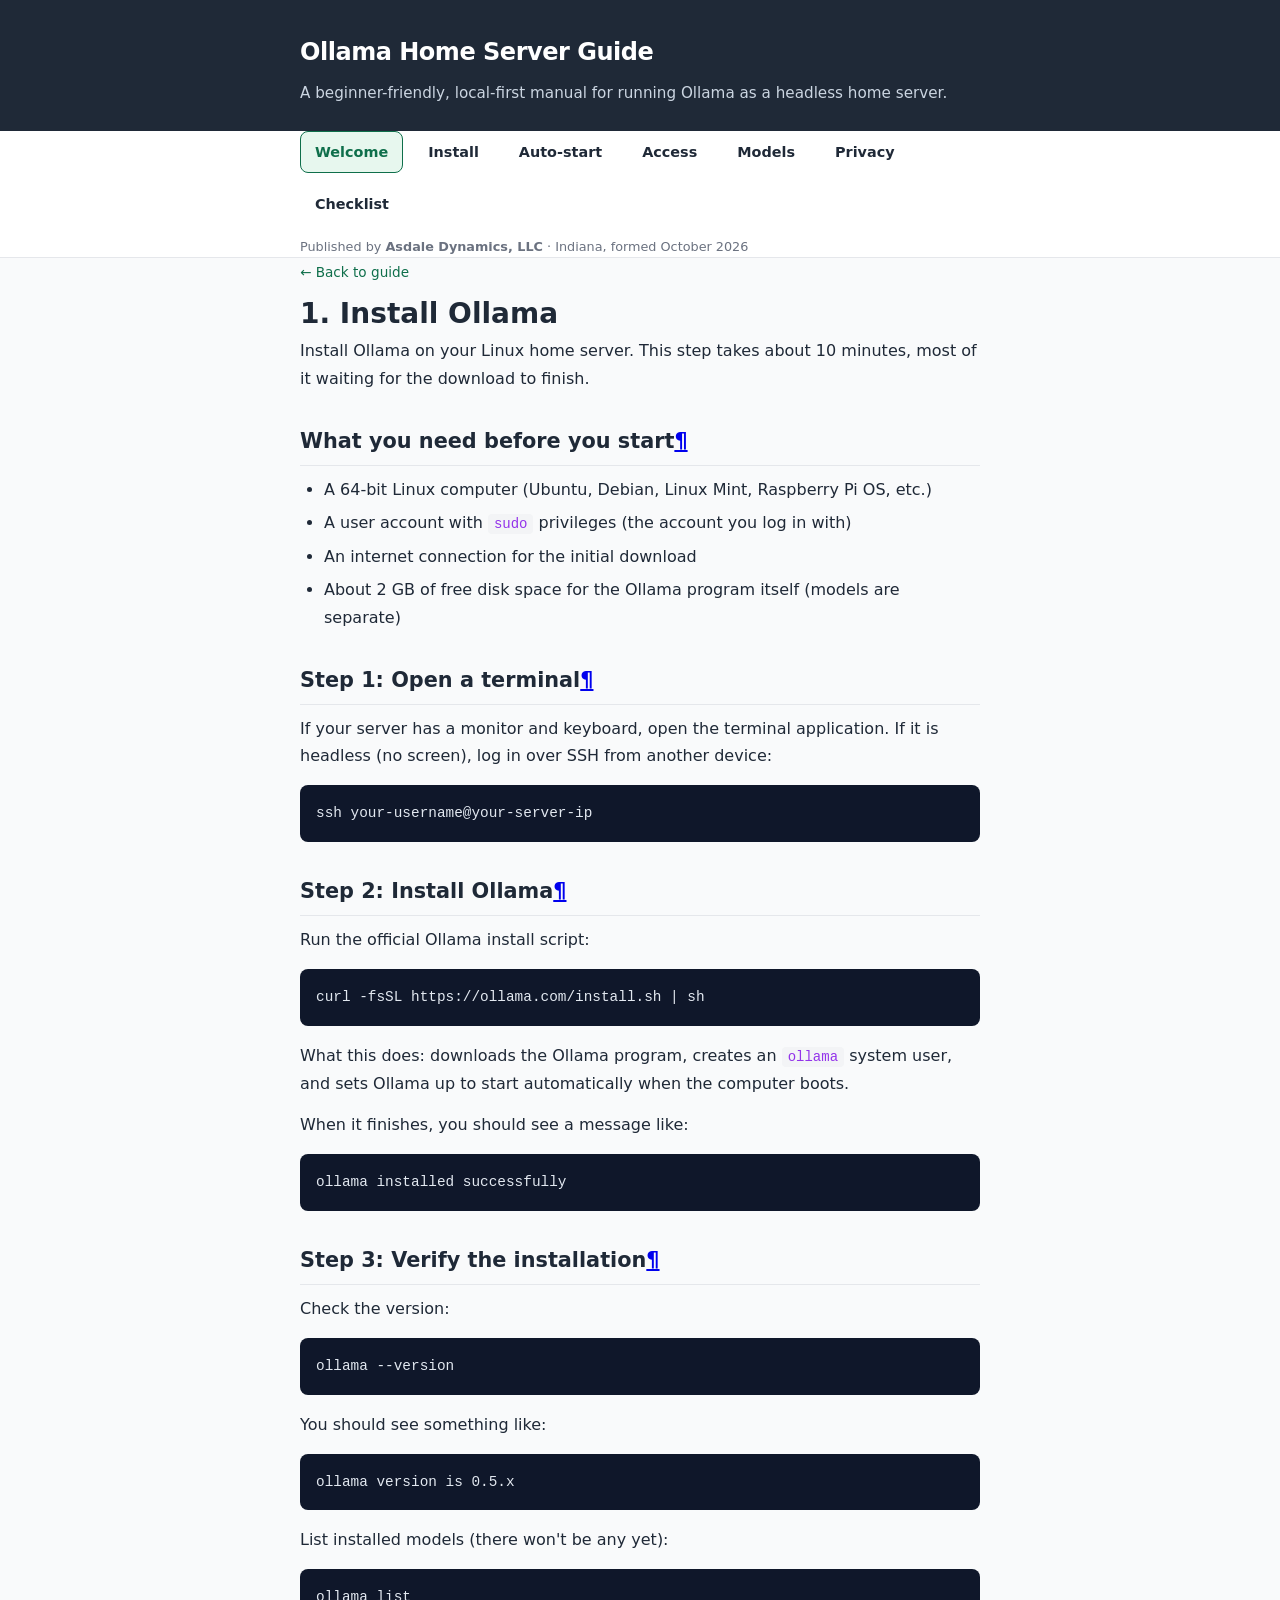
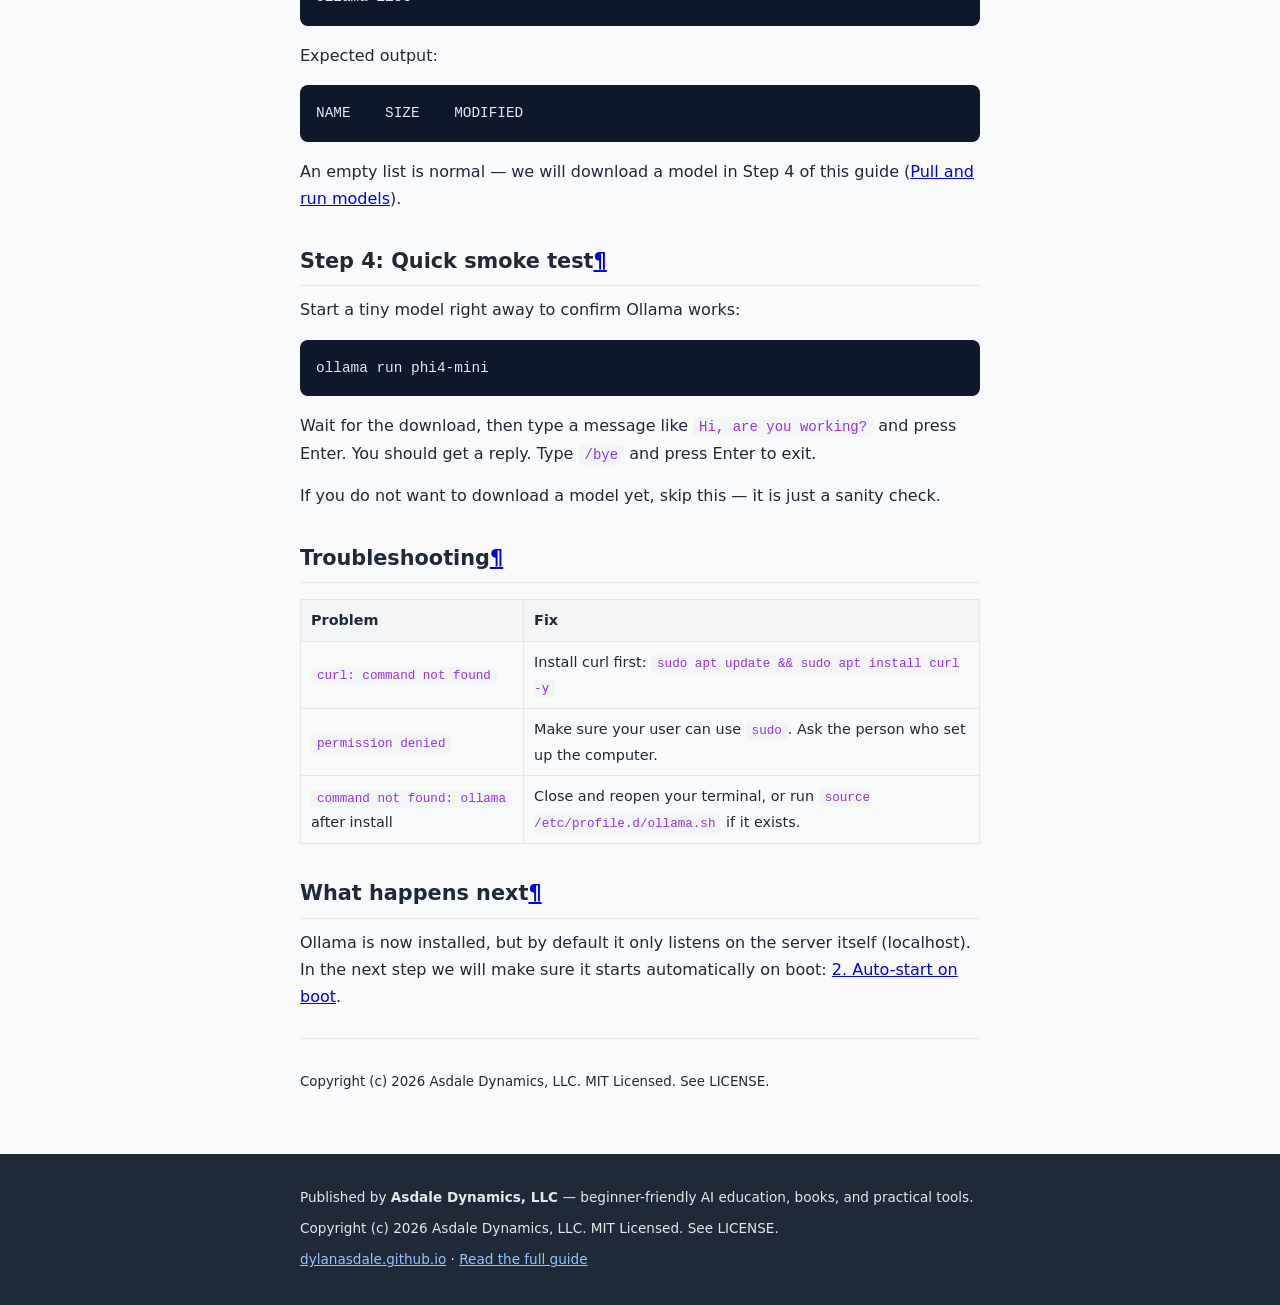
<file: site/install.html>
<!DOCTYPE html>
<html lang="en">
<head>
<meta charset="utf-8">
<meta name="viewport" content="width=device-width, initial-scale=1">
<title>1. Install Ollama | Ollama Home Server Guide</title>
<link rel="stylesheet" href="assets/style.css">
</head>
<body>
<header class="site-header">
  <div class="wrapper">
    <a class="brand" href="index.html">Ollama Home Server Guide</a>
    <p class="dek">A beginner-friendly, local-first manual for running Ollama as a headless home server.</p>
  </div>
</header>

<nav class="site-nav">
  <div class="wrapper">
    <ul>
            <li><a href="index.html" class="active">Welcome</a></li>
      <li><a href="install.html">Install</a></li>
      <li><a href="autostart.html">Auto-start</a></li>
      <li><a href="access.html">Access</a></li>
      <li><a href="models.html">Models</a></li>
      <li><a href="privacy.html">Privacy</a></li>
      <li><a href="checklist.html">Checklist</a></li>
    </ul>
    <p class="nav-credit">Published by <strong>Asdale Dynamics, LLC</strong> &middot; Indiana, formed October 2026</p>
  </div>
</nav>

<main class="wrapper">
  <article class="page">
    <a class="back" href="index.html">&larr; Back to guide</a>
    <h1>1. Install Ollama</h1>
    <p>Install Ollama on your Linux home server. This step takes about 10 minutes, most of it waiting for the download to finish.</p>
<h2 id="what-you-need-before-you-start">What you need before you start<a class="headerlink" href="#what-you-need-before-you-start" title="Permanent link">&para;</a></h2>
<ul>
<li>A 64-bit Linux computer (Ubuntu, Debian, Linux Mint, Raspberry Pi OS, etc.)</li>
<li>A user account with <code>sudo</code> privileges (the account you log in with)</li>
<li>An internet connection for the initial download</li>
<li>About 2 GB of free disk space for the Ollama program itself (models are separate)</li>
</ul>
<h2 id="step-1-open-a-terminal">Step 1: Open a terminal<a class="headerlink" href="#step-1-open-a-terminal" title="Permanent link">&para;</a></h2>
<p>If your server has a monitor and keyboard, open the terminal application. If it is headless (no screen), log in over SSH from another device:</p>
<pre><code>ssh your-username@your-server-ip
</code></pre>
<h2 id="step-2-install-ollama">Step 2: Install Ollama<a class="headerlink" href="#step-2-install-ollama" title="Permanent link">&para;</a></h2>
<p>Run the official Ollama install script:</p>
<pre><code>curl -fsSL https://ollama.com/install.sh | sh
</code></pre>
<p>What this does: downloads the Ollama program, creates an <code>ollama</code> system user, and sets Ollama up to start automatically when the computer boots.</p>
<p>When it finishes, you should see a message like:</p>
<pre><code>ollama installed successfully
</code></pre>
<h2 id="step-3-verify-the-installation">Step 3: Verify the installation<a class="headerlink" href="#step-3-verify-the-installation" title="Permanent link">&para;</a></h2>
<p>Check the version:</p>
<pre><code>ollama --version
</code></pre>
<p>You should see something like:</p>
<pre><code>ollama version is 0.5.x
</code></pre>
<p>List installed models (there won't be any yet):</p>
<pre><code>ollama list
</code></pre>
<p>Expected output:</p>
<pre><code>NAME    SIZE    MODIFIED
</code></pre>
<p>An empty list is normal — we will download a model in Step 4 of this guide (<a href="models.html">Pull and run models</a>).</p>
<h2 id="step-4-quick-smoke-test">Step 4: Quick smoke test<a class="headerlink" href="#step-4-quick-smoke-test" title="Permanent link">&para;</a></h2>
<p>Start a tiny model right away to confirm Ollama works:</p>
<pre><code>ollama run phi4-mini
</code></pre>
<p>Wait for the download, then type a message like <code>Hi, are you working?</code> and press Enter. You should get a reply. Type <code>/bye</code> and press Enter to exit.</p>
<p>If you do not want to download a model yet, skip this — it is just a sanity check.</p>
<h2 id="troubleshooting">Troubleshooting<a class="headerlink" href="#troubleshooting" title="Permanent link">&para;</a></h2>
<table>
<thead>
<tr>
<th>Problem</th>
<th>Fix</th>
</tr>
</thead>
<tbody>
<tr>
<td><code>curl: command not found</code></td>
<td>Install curl first: <code>sudo apt update &amp;&amp; sudo apt install curl -y</code></td>
</tr>
<tr>
<td><code>permission denied</code></td>
<td>Make sure your user can use <code>sudo</code>. Ask the person who set up the computer.</td>
</tr>
<tr>
<td><code>command not found: ollama</code> after install</td>
<td>Close and reopen your terminal, or run <code>source /etc/profile.d/ollama.sh</code> if it exists.</td>
</tr>
</tbody>
</table>
<h2 id="what-happens-next">What happens next<a class="headerlink" href="#what-happens-next" title="Permanent link">&para;</a></h2>
<p>Ollama is now installed, but by default it only listens on the server itself (localhost). In the next step we will make sure it starts automatically on boot: <a href="autostart.html">2. Auto-start on boot</a>.</p>
<hr>
<p><small>Copyright (c) 2026 Asdale Dynamics, LLC. MIT Licensed. See LICENSE.</small></p>
  </article>
</main>

<footer class="site-footer">
  <div class="wrapper">
    <p>Published by <strong>Asdale Dynamics, LLC</strong> &mdash; beginner-friendly AI education, books, and practical tools.</p>
    <p>Copyright (c) 2026 Asdale Dynamics, LLC. MIT Licensed. See LICENSE.</p>
    <p><a href="https://dylanasdale.github.io">dylanasdale.github.io</a> &middot; <a href="index.html">Read the full guide</a></p>
  </div>
</footer>
</body>
</html>
</file>
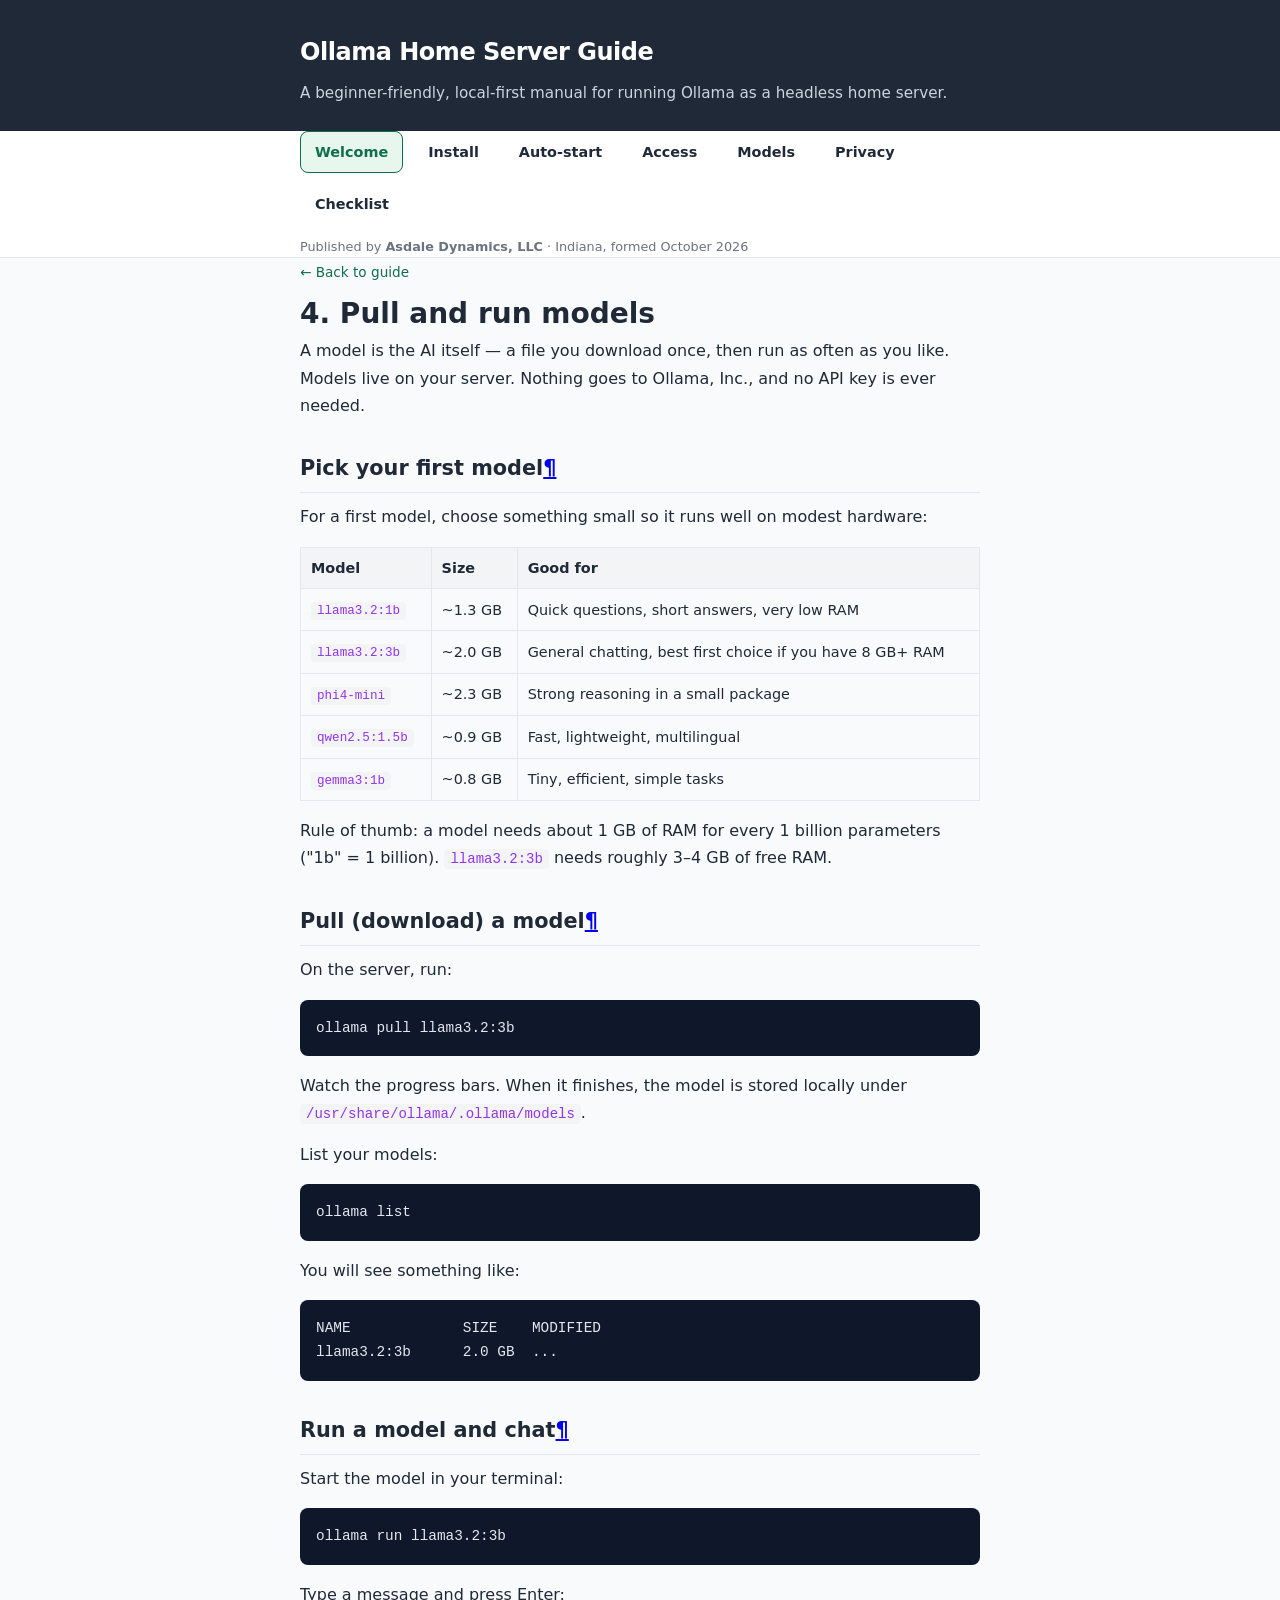
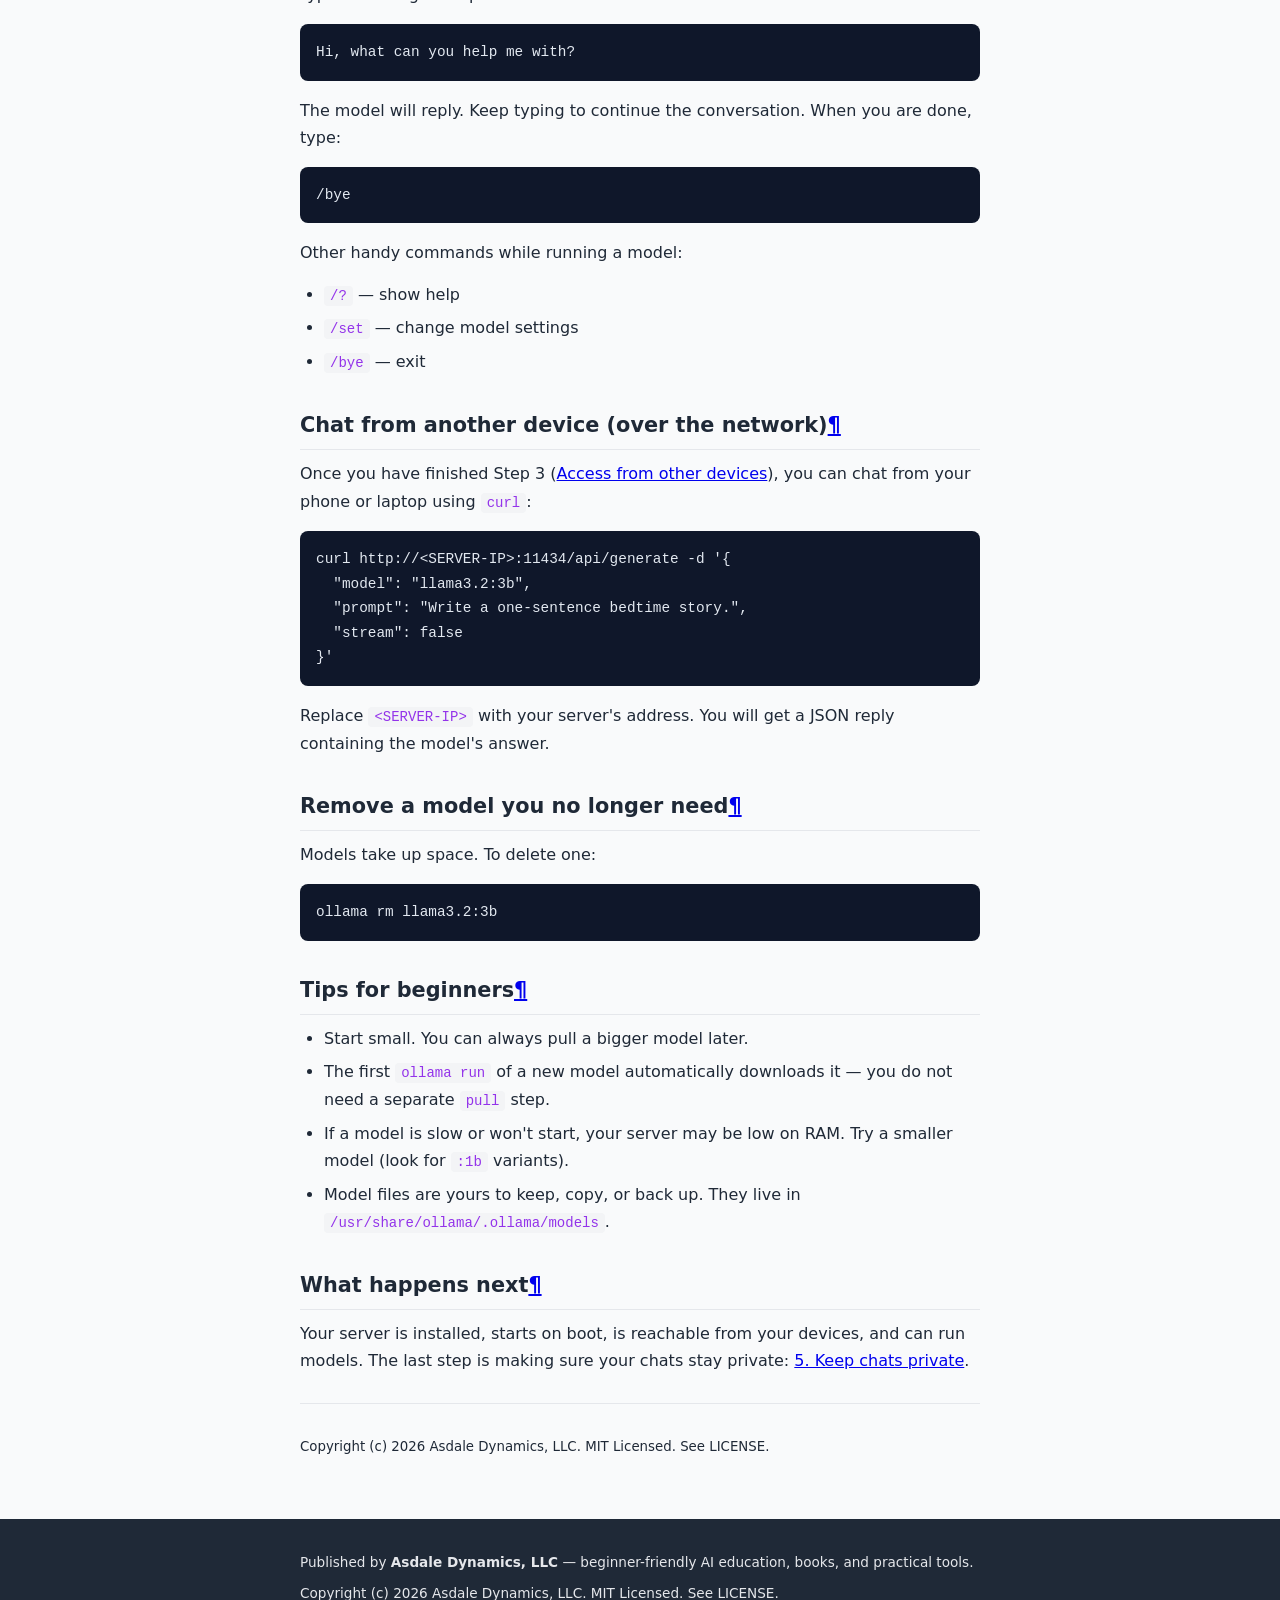
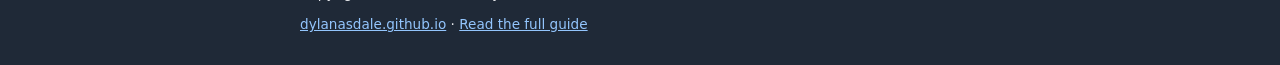
<file: site/models.html>
<!DOCTYPE html>
<html lang="en">
<head>
<meta charset="utf-8">
<meta name="viewport" content="width=device-width, initial-scale=1">
<title>4. Pull and Run Models | Ollama Home Server Guide</title>
<link rel="stylesheet" href="assets/style.css">
</head>
<body>
<header class="site-header">
  <div class="wrapper">
    <a class="brand" href="index.html">Ollama Home Server Guide</a>
    <p class="dek">A beginner-friendly, local-first manual for running Ollama as a headless home server.</p>
  </div>
</header>

<nav class="site-nav">
  <div class="wrapper">
    <ul>
            <li><a href="index.html" class="active">Welcome</a></li>
      <li><a href="install.html">Install</a></li>
      <li><a href="autostart.html">Auto-start</a></li>
      <li><a href="access.html">Access</a></li>
      <li><a href="models.html">Models</a></li>
      <li><a href="privacy.html">Privacy</a></li>
      <li><a href="checklist.html">Checklist</a></li>
    </ul>
    <p class="nav-credit">Published by <strong>Asdale Dynamics, LLC</strong> &middot; Indiana, formed October 2026</p>
  </div>
</nav>

<main class="wrapper">
  <article class="page">
    <a class="back" href="index.html">&larr; Back to guide</a>
    <h1>4. Pull and run models</h1>
    <p>A model is the AI itself — a file you download once, then run as often as you like. Models live on your server. Nothing goes to Ollama, Inc., and no API key is ever needed.</p>
<h2 id="pick-your-first-model">Pick your first model<a class="headerlink" href="#pick-your-first-model" title="Permanent link">&para;</a></h2>
<p>For a first model, choose something small so it runs well on modest hardware:</p>
<table>
<thead>
<tr>
<th>Model</th>
<th>Size</th>
<th>Good for</th>
</tr>
</thead>
<tbody>
<tr>
<td><code>llama3.2:1b</code></td>
<td>~1.3 GB</td>
<td>Quick questions, short answers, very low RAM</td>
</tr>
<tr>
<td><code>llama3.2:3b</code></td>
<td>~2.0 GB</td>
<td>General chatting, best first choice if you have 8 GB+ RAM</td>
</tr>
<tr>
<td><code>phi4-mini</code></td>
<td>~2.3 GB</td>
<td>Strong reasoning in a small package</td>
</tr>
<tr>
<td><code>qwen2.5:1.5b</code></td>
<td>~0.9 GB</td>
<td>Fast, lightweight, multilingual</td>
</tr>
<tr>
<td><code>gemma3:1b</code></td>
<td>~0.8 GB</td>
<td>Tiny, efficient, simple tasks</td>
</tr>
</tbody>
</table>
<p>Rule of thumb: a model needs about 1 GB of RAM for every 1 billion parameters ("1b" = 1 billion). <code>llama3.2:3b</code> needs roughly 3–4 GB of free RAM.</p>
<h2 id="pull-download-a-model">Pull (download) a model<a class="headerlink" href="#pull-download-a-model" title="Permanent link">&para;</a></h2>
<p>On the server, run:</p>
<pre><code>ollama pull llama3.2:3b
</code></pre>
<p>Watch the progress bars. When it finishes, the model is stored locally under <code>/usr/share/ollama/.ollama/models</code>.</p>
<p>List your models:</p>
<pre><code>ollama list
</code></pre>
<p>You will see something like:</p>
<pre><code>NAME             SIZE    MODIFIED
llama3.2:3b      2.0 GB  ...
</code></pre>
<h2 id="run-a-model-and-chat">Run a model and chat<a class="headerlink" href="#run-a-model-and-chat" title="Permanent link">&para;</a></h2>
<p>Start the model in your terminal:</p>
<pre><code>ollama run llama3.2:3b
</code></pre>
<p>Type a message and press Enter:</p>
<pre><code>Hi, what can you help me with?
</code></pre>
<p>The model will reply. Keep typing to continue the conversation. When you are done, type:</p>
<pre><code>/bye
</code></pre>
<p>Other handy commands while running a model:</p>
<ul>
<li><code>/?</code> — show help</li>
<li><code>/set</code> — change model settings</li>
<li><code>/bye</code> — exit</li>
</ul>
<h2 id="chat-from-another-device-over-the-network">Chat from another device (over the network)<a class="headerlink" href="#chat-from-another-device-over-the-network" title="Permanent link">&para;</a></h2>
<p>Once you have finished Step 3 (<a href="access.html">Access from other devices</a>), you can chat from your phone or laptop using <code>curl</code>:</p>
<pre><code>curl http://&lt;SERVER-IP&gt;:11434/api/generate -d '{
  &quot;model&quot;: &quot;llama3.2:3b&quot;,
  &quot;prompt&quot;: &quot;Write a one-sentence bedtime story.&quot;,
  &quot;stream&quot;: false
}'
</code></pre>
<p>Replace <code>&lt;SERVER-IP&gt;</code> with your server's address. You will get a JSON reply containing the model's answer.</p>
<h2 id="remove-a-model-you-no-longer-need">Remove a model you no longer need<a class="headerlink" href="#remove-a-model-you-no-longer-need" title="Permanent link">&para;</a></h2>
<p>Models take up space. To delete one:</p>
<pre><code>ollama rm llama3.2:3b
</code></pre>
<h2 id="tips-for-beginners">Tips for beginners<a class="headerlink" href="#tips-for-beginners" title="Permanent link">&para;</a></h2>
<ul>
<li>Start small. You can always pull a bigger model later.</li>
<li>The first <code>ollama run</code> of a new model automatically downloads it — you do not need a separate <code>pull</code> step.</li>
<li>If a model is slow or won't start, your server may be low on RAM. Try a smaller model (look for <code>:1b</code> variants).</li>
<li>Model files are yours to keep, copy, or back up. They live in <code>/usr/share/ollama/.ollama/models</code>.</li>
</ul>
<h2 id="what-happens-next">What happens next<a class="headerlink" href="#what-happens-next" title="Permanent link">&para;</a></h2>
<p>Your server is installed, starts on boot, is reachable from your devices, and can run models. The last step is making sure your chats stay private: <a href="privacy.html">5. Keep chats private</a>.</p>
<hr>
<p><small>Copyright (c) 2026 Asdale Dynamics, LLC. MIT Licensed. See LICENSE.</small></p>
  </article>
</main>

<footer class="site-footer">
  <div class="wrapper">
    <p>Published by <strong>Asdale Dynamics, LLC</strong> &mdash; beginner-friendly AI education, books, and practical tools.</p>
    <p>Copyright (c) 2026 Asdale Dynamics, LLC. MIT Licensed. See LICENSE.</p>
    <p><a href="https://dylanasdale.github.io">dylanasdale.github.io</a> &middot; <a href="index.html">Read the full guide</a></p>
  </div>
</footer>
</body>
</html>
</file>
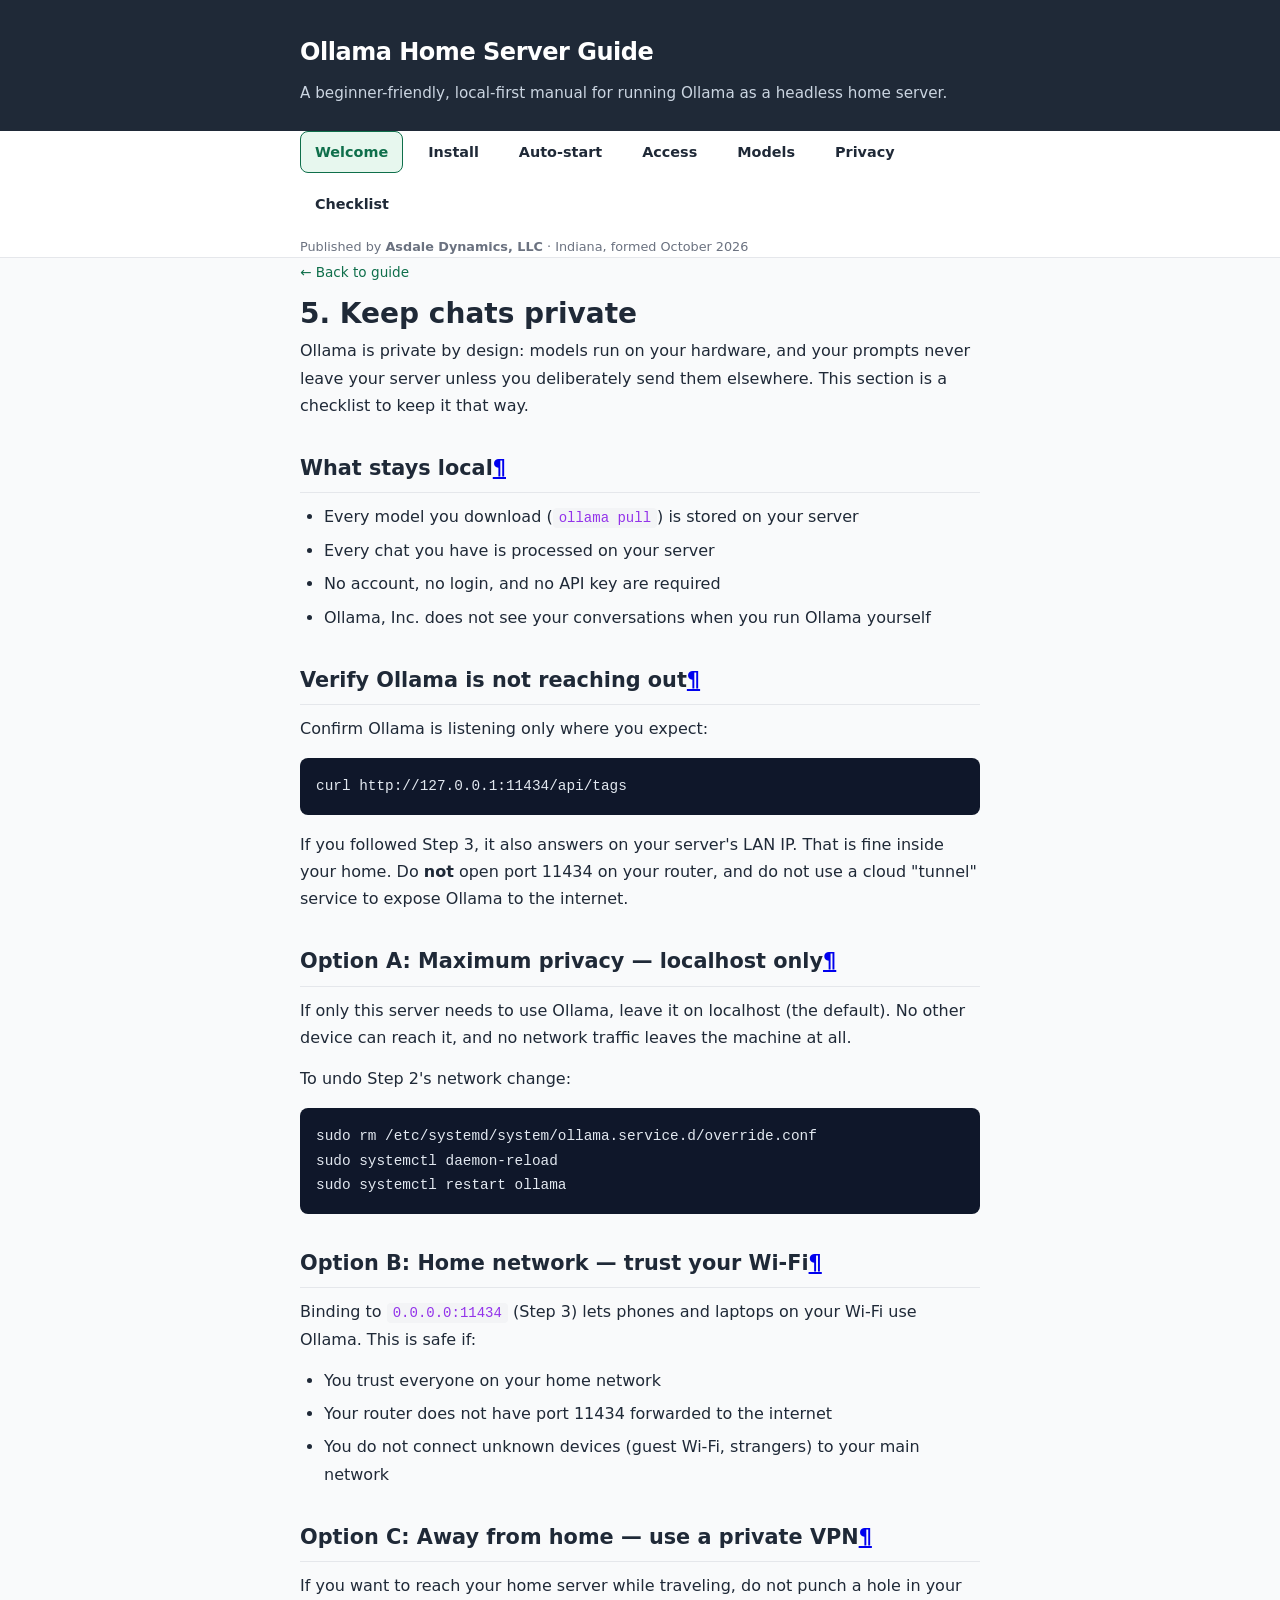
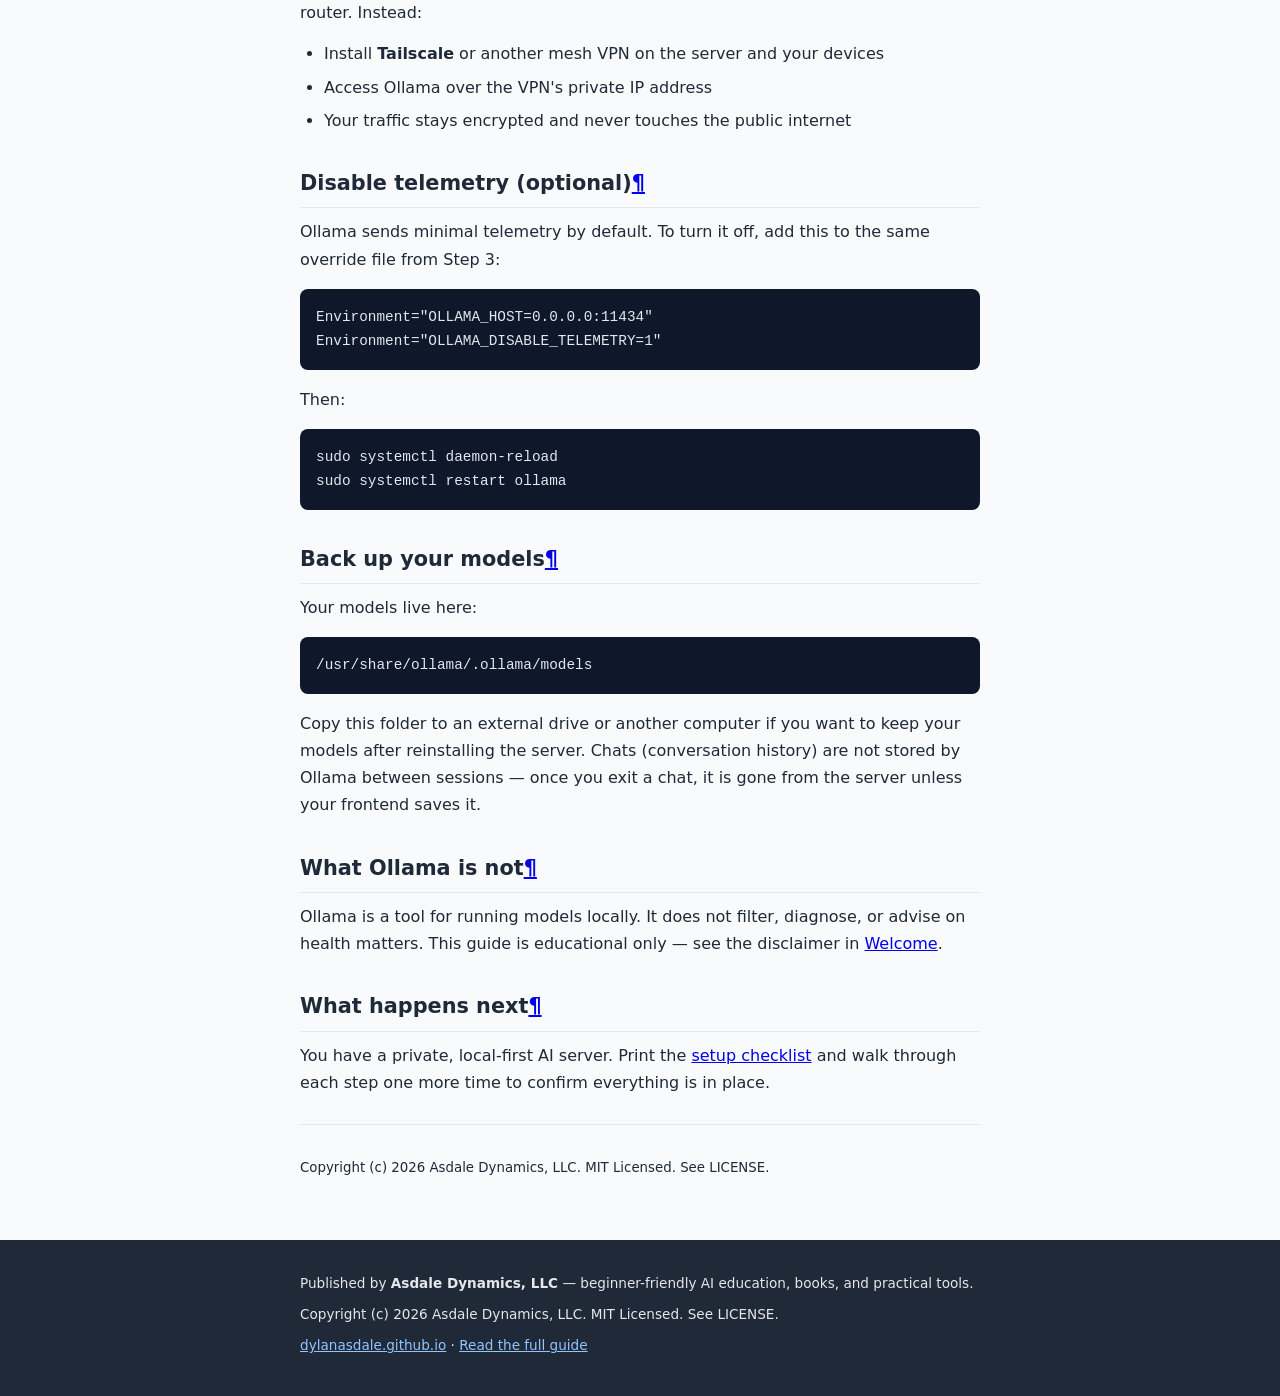
<file: site/privacy.html>
<!DOCTYPE html>
<html lang="en">
<head>
<meta charset="utf-8">
<meta name="viewport" content="width=device-width, initial-scale=1">
<title>5. Keep Chats Private | Ollama Home Server Guide</title>
<link rel="stylesheet" href="assets/style.css">
</head>
<body>
<header class="site-header">
  <div class="wrapper">
    <a class="brand" href="index.html">Ollama Home Server Guide</a>
    <p class="dek">A beginner-friendly, local-first manual for running Ollama as a headless home server.</p>
  </div>
</header>

<nav class="site-nav">
  <div class="wrapper">
    <ul>
            <li><a href="index.html" class="active">Welcome</a></li>
      <li><a href="install.html">Install</a></li>
      <li><a href="autostart.html">Auto-start</a></li>
      <li><a href="access.html">Access</a></li>
      <li><a href="models.html">Models</a></li>
      <li><a href="privacy.html">Privacy</a></li>
      <li><a href="checklist.html">Checklist</a></li>
    </ul>
    <p class="nav-credit">Published by <strong>Asdale Dynamics, LLC</strong> &middot; Indiana, formed October 2026</p>
  </div>
</nav>

<main class="wrapper">
  <article class="page">
    <a class="back" href="index.html">&larr; Back to guide</a>
    <h1>5. Keep chats private</h1>
    <p>Ollama is private by design: models run on your hardware, and your prompts never leave your server unless you deliberately send them elsewhere. This section is a checklist to keep it that way.</p>
<h2 id="what-stays-local">What stays local<a class="headerlink" href="#what-stays-local" title="Permanent link">&para;</a></h2>
<ul>
<li>Every model you download (<code>ollama pull</code>) is stored on your server</li>
<li>Every chat you have is processed on your server</li>
<li>No account, no login, and no API key are required</li>
<li>Ollama, Inc. does not see your conversations when you run Ollama yourself</li>
</ul>
<h2 id="verify-ollama-is-not-reaching-out">Verify Ollama is not reaching out<a class="headerlink" href="#verify-ollama-is-not-reaching-out" title="Permanent link">&para;</a></h2>
<p>Confirm Ollama is listening only where you expect:</p>
<pre><code>curl http://127.0.0.1:11434/api/tags
</code></pre>
<p>If you followed Step 3, it also answers on your server's LAN IP. That is fine inside your home. Do <strong>not</strong> open port 11434 on your router, and do not use a cloud "tunnel" service to expose Ollama to the internet.</p>
<h2 id="option-a-maximum-privacy-localhost-only">Option A: Maximum privacy — localhost only<a class="headerlink" href="#option-a-maximum-privacy-localhost-only" title="Permanent link">&para;</a></h2>
<p>If only this server needs to use Ollama, leave it on localhost (the default). No other device can reach it, and no network traffic leaves the machine at all.</p>
<p>To undo Step 2's network change:</p>
<pre><code>sudo rm /etc/systemd/system/ollama.service.d/override.conf
sudo systemctl daemon-reload
sudo systemctl restart ollama
</code></pre>
<h2 id="option-b-home-network-trust-your-wi-fi">Option B: Home network — trust your Wi-Fi<a class="headerlink" href="#option-b-home-network-trust-your-wi-fi" title="Permanent link">&para;</a></h2>
<p>Binding to <code>0.0.0.0:11434</code> (Step 3) lets phones and laptops on your Wi-Fi use Ollama. This is safe if:</p>
<ul>
<li>You trust everyone on your home network</li>
<li>Your router does not have port 11434 forwarded to the internet</li>
<li>You do not connect unknown devices (guest Wi-Fi, strangers) to your main network</li>
</ul>
<h2 id="option-c-away-from-home-use-a-private-vpn">Option C: Away from home — use a private VPN<a class="headerlink" href="#option-c-away-from-home-use-a-private-vpn" title="Permanent link">&para;</a></h2>
<p>If you want to reach your home server while traveling, do not punch a hole in your router. Instead:</p>
<ul>
<li>Install <strong>Tailscale</strong> or another mesh VPN on the server and your devices</li>
<li>Access Ollama over the VPN's private IP address</li>
<li>Your traffic stays encrypted and never touches the public internet</li>
</ul>
<h2 id="disable-telemetry-optional">Disable telemetry (optional)<a class="headerlink" href="#disable-telemetry-optional" title="Permanent link">&para;</a></h2>
<p>Ollama sends minimal telemetry by default. To turn it off, add this to the same override file from Step 3:</p>
<pre><code>Environment=&quot;OLLAMA_HOST=0.0.0.0:11434&quot;
Environment=&quot;OLLAMA_DISABLE_TELEMETRY=1&quot;
</code></pre>
<p>Then:</p>
<pre><code>sudo systemctl daemon-reload
sudo systemctl restart ollama
</code></pre>
<h2 id="back-up-your-models">Back up your models<a class="headerlink" href="#back-up-your-models" title="Permanent link">&para;</a></h2>
<p>Your models live here:</p>
<pre><code>/usr/share/ollama/.ollama/models
</code></pre>
<p>Copy this folder to an external drive or another computer if you want to keep your models after reinstalling the server. Chats (conversation history) are not stored by Ollama between sessions — once you exit a chat, it is gone from the server unless your frontend saves it.</p>
<h2 id="what-ollama-is-not">What Ollama is not<a class="headerlink" href="#what-ollama-is-not" title="Permanent link">&para;</a></h2>
<p>Ollama is a tool for running models locally. It does not filter, diagnose, or advise on health matters. This guide is educational only — see the disclaimer in <a href="index.html">Welcome</a>.</p>
<h2 id="what-happens-next">What happens next<a class="headerlink" href="#what-happens-next" title="Permanent link">&para;</a></h2>
<p>You have a private, local-first AI server. Print the <a href="checklist.html">setup checklist</a> and walk through each step one more time to confirm everything is in place.</p>
<hr>
<p><small>Copyright (c) 2026 Asdale Dynamics, LLC. MIT Licensed. See LICENSE.</small></p>
  </article>
</main>

<footer class="site-footer">
  <div class="wrapper">
    <p>Published by <strong>Asdale Dynamics, LLC</strong> &mdash; beginner-friendly AI education, books, and practical tools.</p>
    <p>Copyright (c) 2026 Asdale Dynamics, LLC. MIT Licensed. See LICENSE.</p>
    <p><a href="https://dylanasdale.github.io">dylanasdale.github.io</a> &middot; <a href="index.html">Read the full guide</a></p>
  </div>
</footer>
</body>
</html>
</file>
<file: site/assets/style.css>
/* Ollama Home Server Guide — Asdale Dynamics, LLC */
:root {
  --ink: #1f2937;
  --muted: #6b7280;
  --accent: #0f6f4b;
  --accent-soft: #e7f7ee;
  --bg: #ffffff;
  --line: #e5e7eb;
  --radius: 8px;
}
* { box-sizing: border-box; }
html { scroll-behavior: smooth; }
body {
  margin: 0;
  font-family: ui-sans-serif, system-ui, -apple-system, Segoe UI, Roboto, Helvetica, Arial, sans-serif;
  color: var(--ink);
  line-height: 1.7;
  background: #f9fafb;
}
.wrapper { max-width: 720px; margin: 0 auto; padding: 0 20px; }

/* Header */
.site-header { background: var(--ink); color: #fff; padding: 32px 0 24px; }
.site-header .wrapper { display: grid; gap: 8px; }
.brand {
  color: #fff;
  text-decoration: none;
  font-size: 1.5rem;
  font-weight: 800;
  letter-spacing: -0.02em;
}
.brand:hover { color: #bfdbfe; }
.dek { color: #cbd5e1; margin: 0; font-size: 0.95rem; }

/* Nav */
.site-nav { background: #fff; border-bottom: 1px solid var(--line); position: sticky; top: 0; z-index: 10; }
.site-nav ul {
  list-style: none;
  margin: 0; padding: 0;
  display: flex; gap: 10px; flex-wrap: wrap;
}
.site-nav a {
  display: block; padding: 8px 14px; border-radius: var(--radius);
  text-decoration: none; color: var(--ink); font-weight: 600; font-size: 0.9rem;
  border: 1px solid transparent;
}
.site-nav a:hover { background: #f3f4f6; border-color: var(--line); }
.site-nav a.active { background: var(--accent-soft); color: var(--accent); border-color: var(--accent); }
.nav-credit { margin: 10px 0 0; color: var(--muted); font-size: 0.8rem; }

/* Main */
main { padding: 40px 0; }
.page a.back {
  color: var(--accent); text-decoration: none; font-size: 0.85rem; margin-bottom: 12px; display: inline-block;
}
.page a.back:hover { text-decoration: underline; }
.page h1 { font-size: 1.75rem; margin: 0 0 6px; line-height: 1.25; }
.page h2 { font-size: 1.3rem; margin: 32px 0 10px; border-bottom: 1px solid var(--line); padding-bottom: 6px; }
.page h3 { font-size: 1.1rem; margin: 24px 0 8px; color: var(--accent); }
.page p { margin: 0 0 14px; }
.page ul, .page ol { margin: 4px 0 16px; padding-left: 24px; }
.page li { margin: 0 0 6px; }
.page code {
  font-family: ui-monospace, SFMono-Regular, Menlo, Consolas, monospace;
  font-size: 0.875em; background: #f3f4f6; padding: 2px 6px; border-radius: 4px; color: #9333ea;
}
.page pre {
  background: #0f172a; color: #e2e8f0; padding: 16px; border-radius: var(--radius);
  overflow-x: auto; margin: 16px 0;
}
.page pre code { background: transparent; color: inherit; padding: 0; font-size: 0.9rem; }
.page table {
  width: 100%; border-collapse: collapse; margin: 16px 0; font-size: 0.9rem;
}
.page th, .page td { border: 1px solid var(--line); padding: 8px 10px; text-align: left; }
.page th { background: #f3f4f6; font-weight: 700; }
.page blockquote {
  border-left: 4px solid var(--accent); background: var(--accent-soft);
  padding: 12px 16px; margin: 16px 0; border-radius: 0 var(--radius) var(--radius) 0;
}
.page hr { border: none; border-top: 1px solid var(--line); margin: 28px 0; }

/* Checklist */
.page ul.tasks, .page ul.task-list { list-style: none; padding-left: 0; }
.page ul.tasks li, .page ul.task-list li { display: flex; gap: 10px; align-items: flex-start; margin: 0 0 12px; }
.page ul.tasks input[type=checkbox], .page ul.task-list input[type=checkbox] { width: 18px; height: 18px; margin-top: 2px; cursor: pointer; accent-color: var(--accent); }

/* Callouts */
.callout {
  border-radius: var(--radius); padding: 14px 18px; margin: 18px 0; font-size: 0.92rem;
}
.callout.warn { background: #fef3c7; border-left: 4px solid #d97706; color: #78350f; }
.callout.ok { background: #dcfce7; border-left: 4px solid #15803d; color: #14532d; }

/* Footer */
.site-footer { background: var(--ink); color: #e5e7eb; padding: 32px 0; margin-top: 60px; }
.site-footer a { color: #93c5fd; text-decoration: underline; }
.site-footer p { margin: 0 0 8px; font-size: 0.85rem; }

/* Print */
@media print {
  body { background: #fff; color: #000; }
  .site-header, .site-nav, .site-footer, .back, nav { display: none !important; }
  .page h2 { page-break-after: avoid; border-bottom: 1px solid #000; }
  .page a::after { content: " (" attr(href) ")"; font-size: 0.8rem; color: #000; }
  .page a.back::after { content: ""; }
  .callout { border: 1px solid #000; background: #fff !important; }
  pre { white-space: pre-wrap; word-wrap: break-word; }
}

/* Small screens */
@media (max-width: 600px) {
  .wrapper { padding: 0 14px; }
  .page h1 { font-size: 1.4rem; }
}
</file>
